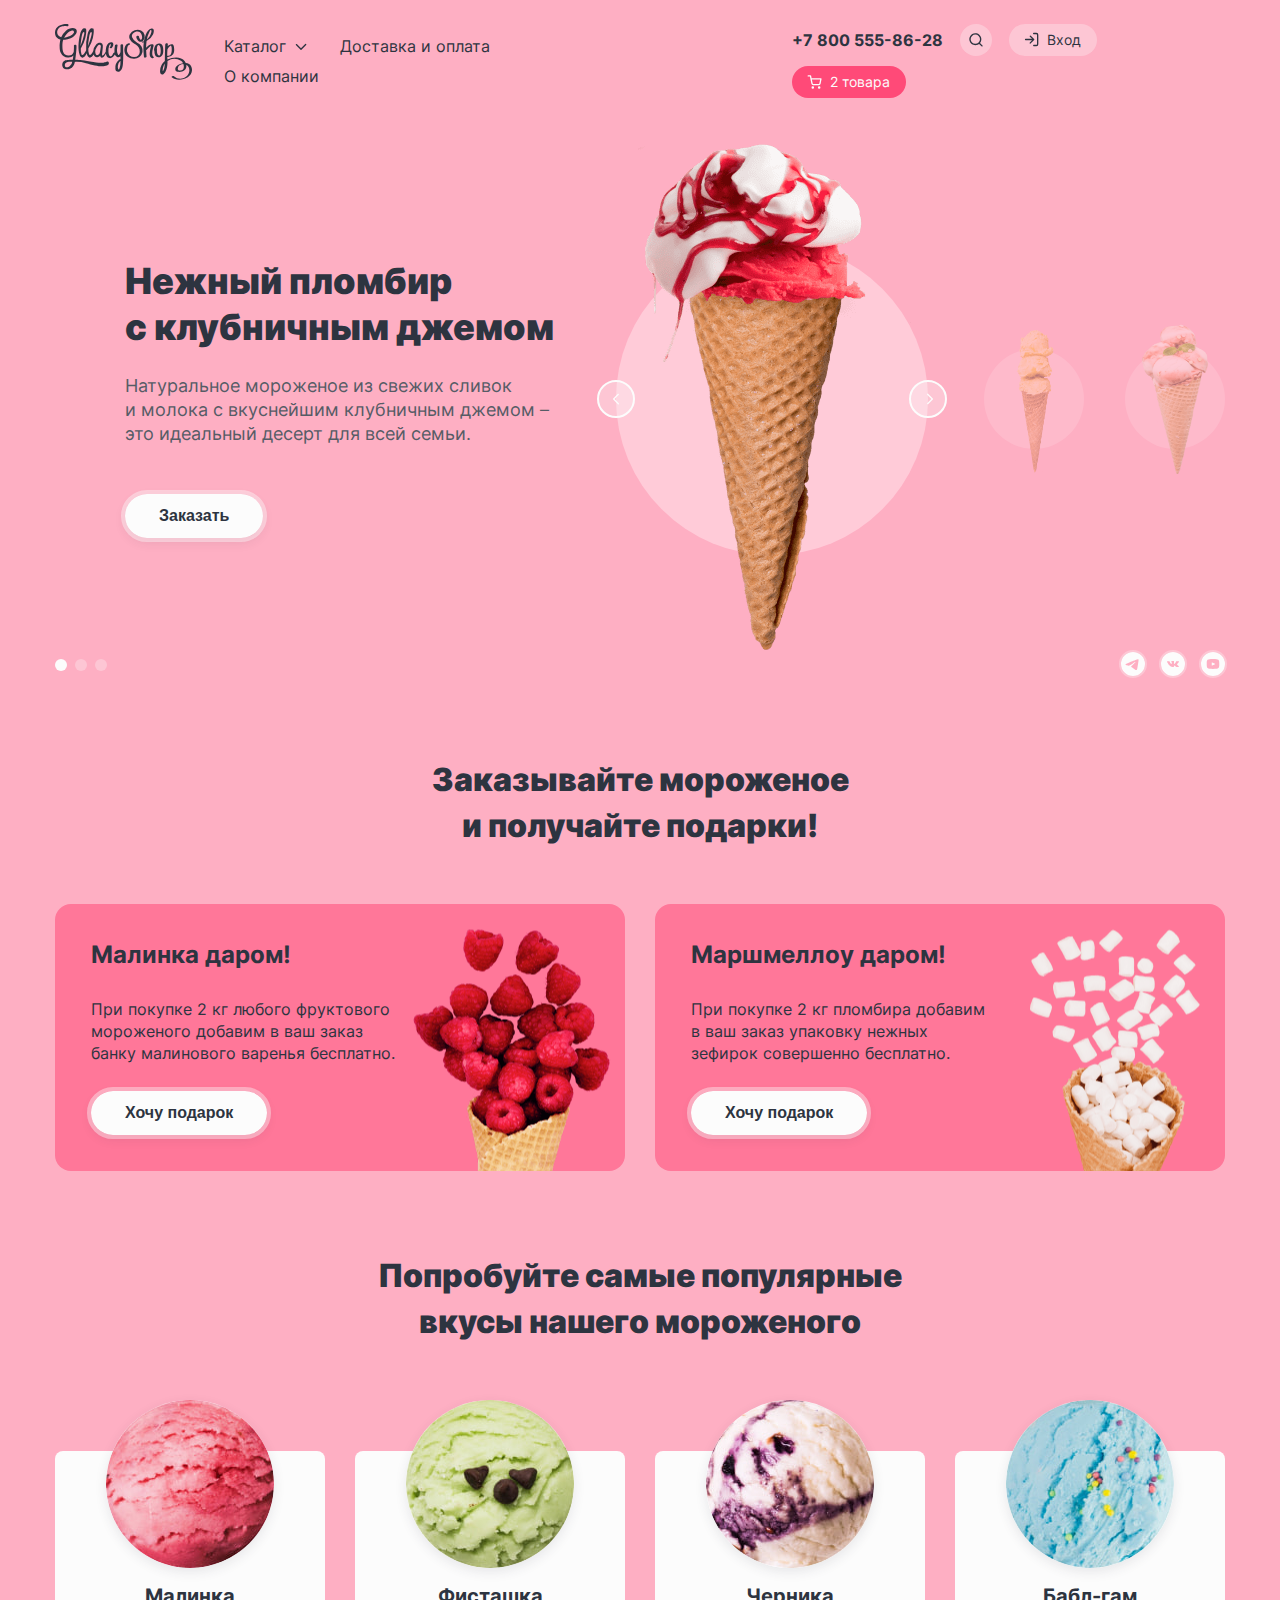
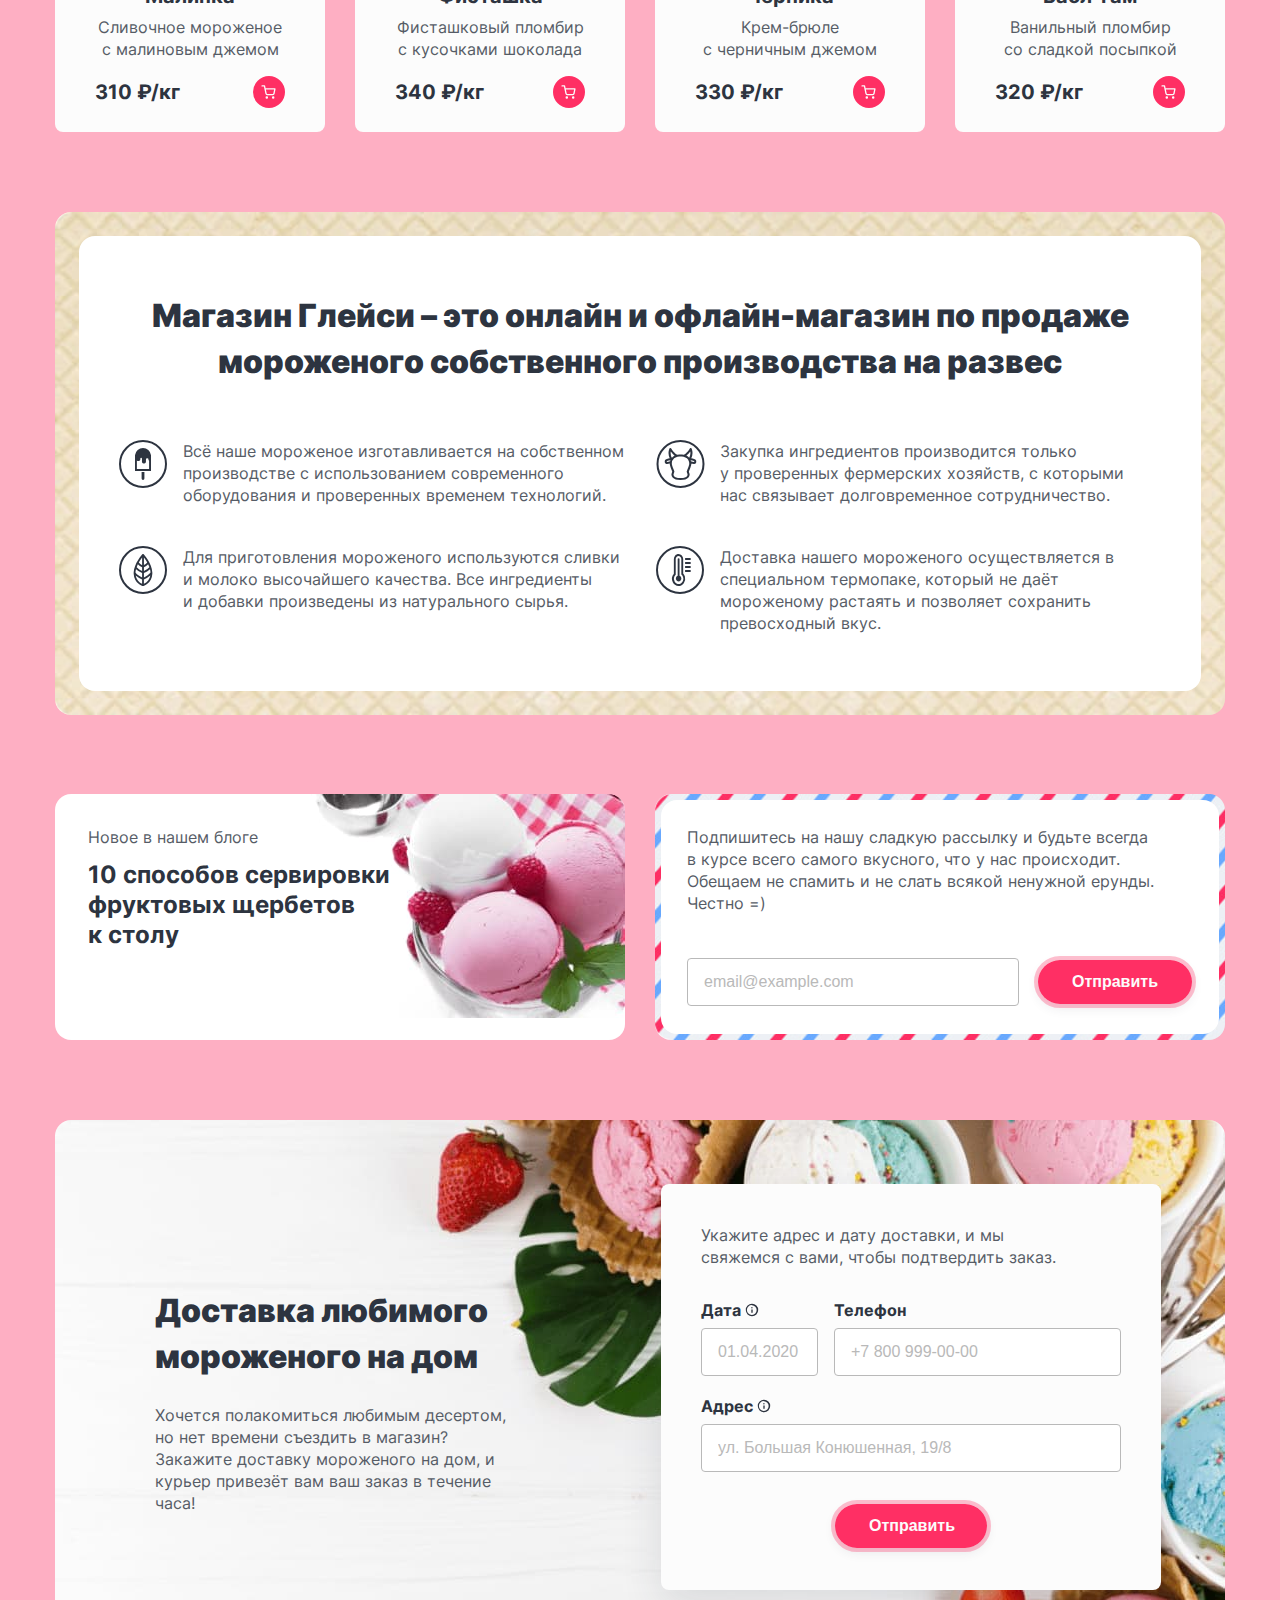
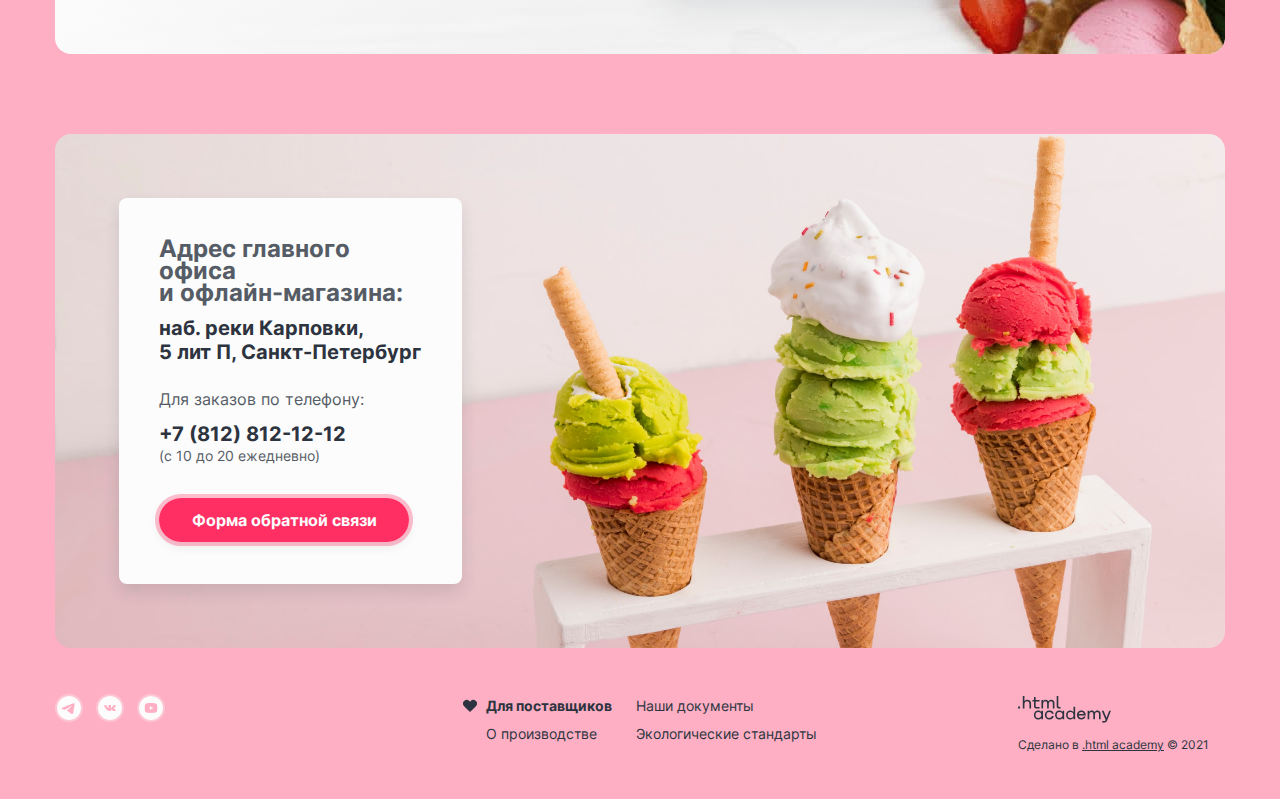
<file: index.html>
<!DOCTYPE html>
<html lang="ru">

  <head>
    <meta charset="utf-8">
    <title>HTML Academy: Глейси</title>
    <link rel="stylesheet" href="styles/styles.css">
    <link rel="icon" href="favicon.ico">
  </head>

  <body class="body__pink">
    <header class="header">
      <a class="header__logo__link" href="index.html">
        <img class="header__logo" src="images/header/logo__header.svg" width="137" height="56"
          alt="Логотип магазина Глейси.">
      </a>
      <nav class="header__navigation">
        <ul class="header__navigation__list header__navigation__list__leftside">
          <li class="header__navigation__item header__navigation__item__catalog">
            <a class="header__navigation__link  header__navigation__link__catalog" href="catalog.html">
              Каталог
            </a>
            <div class="popup popup__menu">
              <ul class="popup__menu__list">
                <li class="popup__menu__item popup__menu__item__new">
                  <a class="popup__menu__link popup__menu__link__new" href="#">
                    Новинки
                  </a>
                </li>
                <li class="popup__menu__item">
                  <a class="popup__menu__link" href="#">
                    Сливочное
                  </a>
                </li>
                <li class="popup__menu__item">
                  <a class="popup__menu__link" href="#">
                    Щербеты
                  </a>
                </li>
                <li class="popup__menu__item">
                  <a class="popup__menu__link" href="#">
                    Фруктовый лед
                  </a>
                </li>
                <li class="popup__menu__item">
                  <a class="popup__menu__link" href="#">
                    Мелорин
                  </a>
                </li>
              </ul>
            </div>
          </li>
          <li class="header__navigation__item">
            <a class="header__navigation__link " href="#">
              Доставка и оплата
            </a>
          </li>
          <li class="header__navigation__item">
            <a class="header__navigation__link " href="#">
              О компании
            </a>
          </li>
        </ul>
        <ul class="header__navigation__list header__navigation__list__rightside">
          <li class="header__navigation__item">
            <a class="phone__link" href="tel:+78005558628">
              +7 800 555-86-28
            </a>
          </li>
          <li class="header__navigation__item">
            <a class="header__navigation__link header__navigation__link__rightside search__link" href="#">
              <span class="visually-hidden">Поиск</span>
            </a>
            <div class="popup popup__search">
              <input class="main__form__input popup__search__input" type="search" id="search__popup__field"
                name="search" placeholder="Поиск по сайту" required>
            </div>
          </li>
          <li class="header__navigation__item">
            <a class="header__navigation__link header__navigation__link__rightside login__link" href="#">
              Вход
            </a>
            <div class="popup popup__login">
              <h2 class="popup__login__title">Личный кабинет</h2>
              <form class="popup__login__form" action="https://echo.htmlacademy.ru/" method="get">
                <input class="main__form__input popup__login__form__input popup__login__form__input__email"
                  placeholder="email@example.com" id="e-mail__popup__field" name="e-mail" type="email" required>
                <input class="main__form__input popup__login__form__input popup__login__form__input__password"
                  placeholder="Пароль" id="password__popup__field" name="password" type="password" required>
                <div class="popup__login__form__button__wrapper">
                  <button class="button button__pink popup__login__form__button" type="submit">
                    Войти
                  </button>
                  <div class="popup__login__form__link__wrapper">
                    <a class="popup__login__form__link" href="#">Забыли пароль?</a>
                    <a class="popup__login__form__link" href="#">Регистрация</a>
                  </div>
                </div>
              </form>
            </div>
          </li>
          <li class="header__navigation__item">
            <a class="header__navigation__link header__navigation__link__rightside basket__link header__navigation__link__current basket__link__current"
              href="#">
              <span class="visually-hidden">Корзина</span>
              2 товара
            </a>
            <div class="popup popup__basket">
              <h2 class="popup__basket__title">Корзина</h2>
              <ul class="popup__basket__list">
                <li class="popup__basket__item">
                  <img class="popup__basket__image" src="images/main__index/ice-raspberry__main.jpg" width="46"
                    height="46" alt="">
                  <div class="popup__basket__title__minor__wrapper">
                    <h3 class="popup__basket__title__minor">Малинка</h3>
                    <span class="popup__basket__price__weight">1 кг х 310 ₽</span>
                  </div>
                  <span class="popup__basket__price">310 ₽</span>
                  <button class="popup__basket__button__close">
                    <span class="visually-hidden"></span>
                  </button>
                </li>
                <li class="popup__basket__item">
                  <img class="popup__basket__image" src="images/main__index/ice-bubblegum__main.jpg" width="46"
                    height="46" alt="">
                  <div class="popup__basket__title__minor__wrapper">
                    <h3 class="popup__basket__title__minor">Бабл-гам</h3>
                    <span class="popup__basket__price__weight">1,5 кг х 320 ₽</span>
                  </div>
                  <span class="popup__basket__price">480 ₽</span>
                  <button class="popup__basket__button__close">
                    <span class="visually-hidden"></span>
                  </button>
                </li>
              </ul>
              <div class="popup__basket__price__final__wrapper">
                <button class="button button__pink popup__basket__button" type="submit">
                  Оформить заказ
                </button>
                <span class="popup__basket__price__final">Итого: 790 ₽</span>
              </div>
            </div>
            <div class="popup popup__basket__empty">
              <h2 class="popup__basket__empty__title">
                Ваша корзина пока пуста
              </h2>
            </div>
          </li>
        </ul>
      </nav>
    </header>

    <main class="main__index main__container">
      <h1 class="visually-hidden">Магазин Глейси</h1>

      <section class="main__slider">
        <h2 class="visually-hidden">Галерея товаров в виде слайдера</h2>
        <div class="main__slider__information__wrapper">
          <ul class="main__slider__information__list">
            <li class="main__slider__information__item">
              <h3 class="main__slider__title">
                Нежный пломбир <br>
                с клубничным джемом
              </h3>
              <p class="main__slider__text">
                Натуральное мороженое из свежих сливок <br>
                и молока с вкуснейшим клубничным джемом – это идеальный десерт для всей семьи.
              </p>
            </li>
            <li class="main__slider__information__item visually-hidden">
              <h3 class="main__slider__title">
                Сливочное мороженое <br> со вкусом банана
              </h3>
              <p class="main__slider__text">
                Сливочное мороженое с ярким банановым
                вкусом подарит вам свежесть и наслаждение
                даже в самый жаркий летний день.
              </p>
            </li>
            <li class="main__slider__information__item visually-hidden">
              <h3 class="main__slider__title">
                Карамельный пломбир <br>
                с маршмеллоу
              </h3>
              <p class="main__slider__text">
                Необычный сладкий десерт с карамельным
                топпингом и кусочками зефира завоюет
                сердца сладкоежек всех возрастов.
              </p>
            </li>
          </ul>
          <button class="button main__slider__button" type="button">
            Заказать
          </button>
        </div>
        <ul class="main__slider__pagination__list">
          <li class="main__slider__pagination__item">
            <button class="main__slider__pagination__button main__slider__pagination__button__current" type="button">
              <span class="visually-hidden">1 фото</span>
            </button>
          </li>
          <li class="main__slider__pagination__item">
            <button class="main__slider__pagination__button" type="button">
              <span class="visually-hidden">2 фото</span>
            </button>
          </li>
          <li class="main__slider__pagination__item">
            <button class="main__slider__pagination__button" type="button">
              <span class="visually-hidden">3 фото</span>
            </button>
          </li>
        </ul>
        <div class="main__slider__pictures__wrapper">
          <ul class="main__slideshow__list">
            <li class="main__slideshow__item main__slideshow__item__big">
              <img class="main__slideshow__image" src="images/main__index/icecream-big__main.png" width="306"
                height="507" alt="Кубничный пломбир в вафельном стаканчике, политый клубничным джемом.">
              <button class="main__slideshow__button main__slideshow__button__prev" type="button">
                <svg class="main__slideshow__icon__prev" aria-hidden="true" focusable="false"
                  xmlns="http://www.w3.org/2000/svg" width="7" height="12" fill="none">
                  <path class="main__slideshow__path__prev" fill="#FCFCFC" fill-rule="evenodd"
                    d="M5.86 11.14a.66.66 0 0 0 .95-.95L2.6 6l4.2-4.2a.67.67 0 0 0-.95-.94L1.2 5.52a.66.66 0 0 0 0 .94l4.66 4.68Z"
                    clip-rule="evenodd" />
                </svg>
                <span class="visually-hidden">Предыдущее фото</span>
              </button>
              <button class="main__slideshow__button main__slideshow__button__next" type="button">
                <svg class="main__slideshow__icon__next" aria-hidden="true" focusable="false"
                  xmlns="http://www.w3.org/2000/svg" width="7" height="12" fill="none">
                  <path class="main__slideshow__path__next" fill="#FCFCFC" fill-rule="evenodd"
                    d="M1.14.86a.66.66 0 1 0-.95.95L4.4 6 .2 10.2a.67.67 0 0 0 .95.94L5.8 6.48a.66.66 0 0 0 0-.94L1.15.86Z"
                    clip-rule="evenodd" />
                </svg>
                <span class="visually-hidden">Следующее фото</span>
              </button>
            </li>
            <li class="main__slideshow__item main__slideshow__item__small">
              <img class="main__slideshow__image main__slideshow__image__yellow__small"
                src="images/main__index/icecream-yellow-small__main.png" width="66" height="150"
                alt="Сливочное мороженное со вкусом банана в вафельном стаканчике.">
            </li>
            <li class="main__slideshow__item main__slideshow__item__small">
              <img class="main__slideshow__image" src="images/main__index/icecream-pink-small__main.png" width="66"
                height="150" alt="Карамельный пломбир в вафельном стаканчике, посыпанный маршмеллоу.">
            </li>
          </ul>
          <ul class="main__social__list">
            <li class="main__social__item">
              <a class="main__social__link" href="https://t.me/htmlacademy">
                <svg class="main__social__icon" aria-hidden="true" focusable="false" xmlns="http://www.w3.org/2000/svg"
                  width="28" height="28" fill="none">
                  <path fill="#FCFCFC" fill-rule="evenodd"
                    d="M26 14a12 12 0 1 1-24 0 12 12 0 0 1 24 0Zm-11.57-3.14c-1.17.48-3.5 1.49-7 3.01-.57.23-.86.45-.9.67-.04.36.42.5 1.04.7l.27.08c.6.2 1.43.44 1.86.45.39 0 .82-.16 1.3-.48 3.27-2.21 4.96-3.33 5.06-3.35.08-.02.18-.04.25.02.07.07.07.18.06.22-.05.19-1.84 1.86-2.77 2.72a28.24 28.24 0 0 0-.82.79c-.57.54-1 .96.02 1.63.5.32.89.59 1.28.85a88.77 88.77 0 0 0 1.8 1.23c.5.35.95.67 1.5.62.32-.03.66-.33.82-1.23.4-2.13 1.18-6.73 1.36-8.63.01-.16 0-.31-.02-.47a.5.5 0 0 0-.17-.33.78.78 0 0 0-.46-.14c-.46.01-1.15.25-4.48 1.64Z"
                    clip-rule="evenodd" />
                  <rect class="main__social__icon__stroke" width="26" height="26" x="1" y="1" stroke="#FCFCFC"
                    stroke-opacity=".3" stroke-width="2" rx="13" />
                </svg>
                <span class="visually-hidden">
                  Телеграмм
                </span>
              </a>
            </li>
            <li class="main__social__item">
              <a class="main__social__link" href="https://vk.com/htmlacademy">
                <svg class="main__social__icon" aria-hidden="true" focusable="false" xmlns="http://www.w3.org/2000/svg"
                  width="28" height="28" fill="none">
                  <path fill="#FCFCFC" fill-rule="evenodd"
                    d="M26 14a12 12 0 1 1-24 0 12 12 0 0 1 24 0Zm-11.41 2.97h-.72s-1.58.09-2.98-1.18c-1.52-1.39-2.86-4.14-2.86-4.14s-.07-.18 0-.27c.1-.1.36-.1.36-.1l1.72-.01s.16.02.27.1c.1.05.15.17.15.17s.28.61.65 1.17c.71 1.08 1.05 1.32 1.29 1.2.35-.16.25-1.53.25-1.53s0-.5-.18-.71c-.14-.17-.41-.22-.53-.24-.1-.01.06-.2.26-.3.31-.13.86-.13 1.5-.13.5 0 .65.03.84.07.46.1.44.41.41 1.08l-.02.7v.18c-.01.34-.02.73.23.88.13.07.45 0 1.26-1.19.38-.56.66-1.23.66-1.23s.07-.12.16-.17c.1-.05.24-.04.24-.04h1.8s.54-.06.63.15c.1.23-.2.75-.94 1.61-.7.82-1.03 1.12-1 1.38.01.2.23.38.66.72.89.73 1.13 1.1 1.18 1.2l.01.01c.4.58-.44.62-.44.62l-1.6.02s-.34.06-.8-.2a3.94 3.94 0 0 1-.69-.6c-.33-.34-.65-.66-.91-.58-.45.12-.44.96-.44.96s0 .18-.1.28c-.1.1-.32.12-.32.12Z"
                    clip-rule="evenodd" />
                  <rect class="main__social__icon__stroke" width="26" height="26" x="1" y="1" stroke="#FCFCFC"
                    stroke-opacity=".3" stroke-width="2" rx="13" />
                </svg>
                <span class="visually-hidden">
                  Вконтакте
                </span>
              </a>
            </li>
            <li class="main__social__item">
              <a class="main__social__link" href="https://www.youtube.com/user/htmlacademyru">
                <svg class="main__social__icon" aria-hidden="true" focusable="false" xmlns="http://www.w3.org/2000/svg"
                  width="28" height="28" fill="none">
                  <path fill="#FCFCFC"
                    d="m16 13.8-2.8-1.32c-.25-.11-.45.01-.45.29v2.46c0 .28.2.4.45.29L16 14.2c.25-.12.25-.3 0-.42ZM14 2a12 12 0 1 0 0 24 12 12 0 0 0 0-24Zm0 16.88c-6.14 0-6.25-.56-6.25-4.88s.1-4.88 6.25-4.88c6.14 0 6.25.56 6.25 4.88s-.1 4.88-6.25 4.88Z" />
                  <rect class="main__social__icon__stroke" width="26" height="26" x="1" y="1" stroke="#FCFCFC"
                    stroke-opacity=".3" stroke-width="2" rx="13" />
                </svg>
                <span class="visually-hidden">
                  YouTube
                </span>
              </a>
            </li>
          </ul>
        </div>
      </section>

      <section class="main__banners">
        <h2 class="visually-hidden">Баннеры с актуальными предложениями и акциями</h2>
        <h3 class="main__banners__slogan">
          Заказывайте мороженое <br> и получайте подарки!
        </h3>
        <ul class="main__banners__list">
          <li class="main__banners__item main__banners__item__raspberry">
            <h3 class="main__banners__title">
              Малинка даром!
            </h3>
            <p class="main__banners__text">
              При покупке 2 кг любого фруктового
              мороженого добавим в ваш заказ банку
              малинового варенья бесплатно.
            </p>
            <button class="button" type="button">
              Хочу подарок
            </button>
          </li>
          <li class="main__banners__item main__banners__item__marchmallow">
            <h3 class="main__banners__title">
              Маршмеллоу даром!
            </h3>
            <p class="main__banners__text">
              При покупке 2 кг пломбира добавим <br>
              в ваш заказ упаковку нежных <br>
              зефирок совершенно бесплатно.
            </p>
            <button class="button" type="button">
              Хочу подарок
            </button>
          </li>
        </ul>
      </section>

      <section class="main__categories">
        <h2 class="visually-hidden">Виды мороженного в магазине Глейси</h2>
        <p class="main__categories__slogan">
          Попробуйте самые популярные <br> вкусы нашего мороженого
        </p>
        <ul class="main__categories__list">
          <li class="main__categories__item">
            <img class="main__categories__image" src="images/main__index/ice-raspberry__main.jpg" width="168"
              height="168" alt="Образец малинового мороженного в виде круга.">
            <h3 class="main__categories__title">Малинка</h3>
            <p class="main__categories__text">
              Сливочное мороженое с малиновым джемом
            </p>
            <div class="main__categories__price__wrapper">
              <span class="main__categories__price">310 ₽/кг</span>
              <button class="main__categories__button" type="button">
                <svg class="main__categories__button__icon" aria-hidden="true" focusable="false"
                  xmlns="http://www.w3.org/2000/svg" width="15" height="14" fill="none">
                  <path class="main__categories__button__path" fill="#FCFCFC" fill-rule="evenodd"
                    d="M1.17.25a.67.67 0 1 0 0 1.33h1.77l.47 2.34v.05l.97 4.84a1.83 1.83 0 0 0 1.82 1.46h5.62a1.83 1.83 0 0 0 1.82-1.46V8.8l.93-4.86a.67.67 0 0 0-.66-.8h-9.3L4.14.8a.67.67 0 0 0-.66-.54H1.17Zm4.52 8.3-.81-4.07h8.23l-.78 4.07a.5.5 0 0 1-.49.4H6.18a.5.5 0 0 1-.49-.4ZM4.56 12.5a1.25 1.25 0 1 1 2.49 0 1.25 1.25 0 0 1-2.5 0Zm6.37 0a1.25 1.25 0 1 1 2.5 0 1.25 1.25 0 0 1-2.5 0Z"
                    clip-rule="evenodd" />
                </svg>
                <span class="visually-hidden">Добавить в корзину</span>
              </button>
            </div>
          </li>
          <li class="main__categories__item">
            <img class="main__categories__image" src="images/main__index/ice-pistachio__main.jpg" width="168"
              height="168" alt="Образец фисташкового мороженного в виде круга.">
            <h3 class="main__categories__title">Фисташка</h3>
            <p class="main__categories__text">
              Фисташковый пломбир с кусочками шоколада
            </p>
            <div class="main__categories__price__wrapper">
              <span class="main__categories__price">340 ₽/кг</span>
              <button class="main__categories__button" type="button">
                <svg class="main__categories__button__icon" aria-hidden="true" focusable="false"
                  xmlns="http://www.w3.org/2000/svg" width="15" height="14" fill="none">
                  <path class="main__categories__button__path" fill="#FCFCFC" fill-rule="evenodd"
                    d="M1.17.25a.67.67 0 1 0 0 1.33h1.77l.47 2.34v.05l.97 4.84a1.83 1.83 0 0 0 1.82 1.46h5.62a1.83 1.83 0 0 0 1.82-1.46V8.8l.93-4.86a.67.67 0 0 0-.66-.8h-9.3L4.14.8a.67.67 0 0 0-.66-.54H1.17Zm4.52 8.3-.81-4.07h8.23l-.78 4.07a.5.5 0 0 1-.49.4H6.18a.5.5 0 0 1-.49-.4ZM4.56 12.5a1.25 1.25 0 1 1 2.49 0 1.25 1.25 0 0 1-2.5 0Zm6.37 0a1.25 1.25 0 1 1 2.5 0 1.25 1.25 0 0 1-2.5 0Z"
                    clip-rule="evenodd" />
                </svg>
                <span class="visually-hidden">Добавить в корзину</span>
              </button>
            </div>
          </li>
          <li class="main__categories__item">
            <img class="main__categories__image" src="images/main__index/ice-blueberry__main.jpg" width="168"
              height="168" alt="Образец мороженного крем-брюле с черничным джемом в виде круга.">
            <h3 class="main__categories__title">Черника</h3>
            <p class="main__categories__text">
              Крем-брюле <br> с черничным джемом
            </p>
            <div class="main__categories__price__wrapper">
              <span class="main__categories__price">330 ₽/кг</span>
              <button class="main__categories__button" type="button">
                <svg class="main__categories__button__icon" aria-hidden="true" focusable="false"
                  xmlns="http://www.w3.org/2000/svg" width="15" height="14" fill="none">
                  <path class="main__categories__button__path" fill="#FCFCFC" fill-rule="evenodd"
                    d="M1.17.25a.67.67 0 1 0 0 1.33h1.77l.47 2.34v.05l.97 4.84a1.83 1.83 0 0 0 1.82 1.46h5.62a1.83 1.83 0 0 0 1.82-1.46V8.8l.93-4.86a.67.67 0 0 0-.66-.8h-9.3L4.14.8a.67.67 0 0 0-.66-.54H1.17Zm4.52 8.3-.81-4.07h8.23l-.78 4.07a.5.5 0 0 1-.49.4H6.18a.5.5 0 0 1-.49-.4ZM4.56 12.5a1.25 1.25 0 1 1 2.49 0 1.25 1.25 0 0 1-2.5 0Zm6.37 0a1.25 1.25 0 1 1 2.5 0 1.25 1.25 0 0 1-2.5 0Z"
                    clip-rule="evenodd" />
                </svg>
                <span class="visually-hidden">Добавить в корзину</span>
              </button>
            </div>
          </li>
          <li class="main__categories__item">
            <img class="main__categories__image" src="images/main__index/ice-bubblegum__main.jpg" width="168"
              height="168" alt="Образец мороженного бабл-гам в виде круга.">
            <h3 class="main__categories__title">Бабл-гам</h3>
            <p class="main__categories__text">
              Ванильный пломбир <br> со сладкой посыпкой
            </p>
            <div class="main__categories__price__wrapper">
              <span class="main__categories__price">320 ₽/кг</span>
              <button class="main__categories__button" type="button">
                <svg class="main__categories__button__icon" aria-hidden="true" focusable="false"
                  xmlns="http://www.w3.org/2000/svg" width="15" height="14" fill="none">
                  <path class="main__categories__button__path" fill="#FCFCFC" fill-rule="evenodd"
                    d="M1.17.25a.67.67 0 1 0 0 1.33h1.77l.47 2.34v.05l.97 4.84a1.83 1.83 0 0 0 1.82 1.46h5.62a1.83 1.83 0 0 0 1.82-1.46V8.8l.93-4.86a.67.67 0 0 0-.66-.8h-9.3L4.14.8a.67.67 0 0 0-.66-.54H1.17Zm4.52 8.3-.81-4.07h8.23l-.78 4.07a.5.5 0 0 1-.49.4H6.18a.5.5 0 0 1-.49-.4ZM4.56 12.5a1.25 1.25 0 1 1 2.49 0 1.25 1.25 0 0 1-2.5 0Zm6.37 0a1.25 1.25 0 1 1 2.5 0 1.25 1.25 0 0 1-2.5 0Z"
                    clip-rule="evenodd" />
                </svg>
                <span class="visually-hidden">Добавить в корзину</span>
              </button>
            </div>
          </li>
        </ul>
      </section>

      <section class="main__profile">
        <h2 class="visually-hidden">Основная информация о магазине Глейси</h2>
        <div class="main__profile__wrapper">
          <p class="main__profile__text__main">
            Магазин Глейси – это онлайн и офлайн-магазин по продаже
            мороженого собственного производства на развес
          </p>
          <ul class="main__profile__list">
            <li class="main__profile__item main__profile__item__icecream">
              <p class="main__profile__text__minor">
                Всё наше мороженое изготавливается на собственном
                производстве с использованием современного
                оборудования и проверенных временем технологий.
              </p>
            </li>
            <li class="main__profile__item main__profile__item__moo">
              <p class="main__profile__text__minor">
                Закупка ингредиентов производится только <br>
                у проверенных фермерских хозяйств, с которыми <br>
                нас связывает долговременное сотрудничество.
              </p>
            </li>
            <li class="main__profile__item main__profile__item__leaf">
              <p class="main__profile__text__minor">
                Для приготовления мороженого используются сливки
                и молоко высочайшего качества. Все ингредиенты <br>
                и добавки произведены из натурального сырья.
              </p>
            </li>
            <li class="main__profile__item main__profile__item__temp">
              <p class="main__profile__text__minor">
                Доставка нашего мороженого осуществляется в
                специальном термопаке, который не даёт мороженому
                растаять и позволяет сохранить превосходный вкус.
              </p>
            </li>
          </ul>
        </div>
      </section>

      <div class="main__blog__subscription__wrapper">
        <section class="main__blog">
          <h2 class="main__blog__new">Новое в нашем блоге</h2>
          <a class="main__blog__link" href="#">
            10 способов сервировки
            фруктовых щербетов <br>
            к столу
          </a>
        </section>

        <section class="main__subscription">
          <h2 class="visually-hidden">Форма подписки на рассылку от магазина Глейси</h2>
          <div class="main__subscription__wrapper">
            <p class="main__subscription__text">
              Подпишитесь на нашу сладкую рассылку и будьте всегда <br>
              в курсе всего самого вкусного, что у нас происходит. Обещаем
              не спамить и не слать всякой ненужной ерунды. Честно =)
            </p>
            <form class="main__subscription__form" action="https://echo.htmlacademy.ru/" method="get">
              <input class="main__form__input main__subscription__form__input" id="e-mail__subscription__field"
                name="e-mail" placeholder="email@example.com" type="email" required>
              <button class="button button__pink main__subscription__form__button" type="submit">
                Отправить
              </button>
            </form>
          </div>
        </section>
      </div>

      <section class="main__delivery">
        <h2 class="visually-hidden">Заказ доставки из магазина Глейси</h2>
        <div class="main__delivery__text__wrapper">
          <h3 class="main__delivery__title">
            Доставка любимого <br> мороженого на дом
          </h3>
          <p class="main__delivery__text">
            Хочется полакомиться любимым десертом, <br>
            но нет времени съездить в магазин? Закажите
            доставку мороженого на дом, и курьер
            привезёт вам ваш заказ в течение часа!
          </p>
        </div>
        <div class="main__delivery__form__wrapper">
          <p class="main__delivery__form__text">
            Укажите адрес и дату доставки, и мы свяжемся
            с вами, чтобы подтвердить заказ.
          </p>
          <form class="main__delivery__form" action="https://echo.htmlacademy.ru/" method="get">
            <div class="field__group main__delivery__form__date">
              <span class="main__delivery__form__label">
                <label class="main__delivery__form__label" for="date__delivery__field">Дата</label>
                <span class="main__tooltip">
                  <button class="main__tooltip__button" aria-labelledby="tooltip__label__address" type="button">
                    <svg class="main__tooltip__icon" aria-hidden="true" focusable="false"
                      xmlns="http://www.w3.org/2000/svg" width="14" height="14" fill="none">
                      <path fill="#2D3440" fill-rule="evenodd"
                        d="M7 2.13a4.88 4.88 0 1 0 0 9.75 4.88 4.88 0 0 0 0-9.75ZM.8 7a6.2 6.2 0 1 1 12.4 0A6.2 6.2 0 0 1 .8 7ZM7 6.33c.37 0 .67.3.67.67v2.22a.67.67 0 0 1-1.34 0V7c0-.37.3-.67.67-.67Zm0-2.21a.67.67 0 1 0 0 1.33.67.67 0 0 0 0-1.33Z"
                        clip-rule="evenodd" />
                    </svg>
                  </button>
                  <span class="main__tooltip__text main__tooltip__text__date" role="tooltip" id="tooltip__label__date">
                    Введите удобную дату доставки
                  </span>
                </span>
              </span>
              <input class="main__form__input main__delivery__form__input input__date" id="date__delivery__field"
                type="text" name="date" placeholder="01.04.2020" required>
            </div>
            <div class="field__group main__delivery__form__phone">
              <label class="main__delivery__form__label" for="phone__delivery__field">Телефон</label>
              <input class="main__form__input main__delivery__form__input input__phone" id="phone__delivery__field"
                type="tel" name="phone" placeholder="+7 800 999-00-00" required>
            </div>
            <div class="field__group main__delivery__form__address">
              <span class="main__delivery__form__label">
                <label class="main__delivery__form__label" for="address__delivery__field">Адрес</label>
                <span class="main__tooltip">
                  <button class="main__tooltip__button" aria-labelledby="tooltip__label__address" type="button">
                    <svg class="main__tooltip__icon" aria-hidden="true" focusable="false"
                      xmlns="http://www.w3.org/2000/svg" width="14" height="14" fill="none">
                      <path fill="#2D3440" fill-rule="evenodd"
                        d="M7 2.13a4.88 4.88 0 1 0 0 9.75 4.88 4.88 0 0 0 0-9.75ZM.8 7a6.2 6.2 0 1 1 12.4 0A6.2 6.2 0 0 1 .8 7ZM7 6.33c.37 0 .67.3.67.67v2.22a.67.67 0 0 1-1.34 0V7c0-.37.3-.67.67-.67Zm0-2.21a.67.67 0 1 0 0 1.33.67.67 0 0 0 0-1.33Z"
                        clip-rule="evenodd" />
                    </svg>
                  </button>
                  <span class="main__tooltip__text" role="tooltip" id="tooltip__label__address">
                    Введите название <br> улицы, дома и квартиры
                  </span>
                </span>
              </span>
              <input class="main__form__input main__delivery__form__input input__address" id="address__delivery__field"
                type="text" name="address" placeholder="ул. Большая Конюшенная, 19/8" required>
            </div>
            <button class="button button__pink main__delivery__form__button" type="submit">
              Отправить
            </button>
          </form>
        </div>
      </section>

      <section class="main__address">
        <div class="main__address__wrapper">
          <h2 class="main__address__text__minor">
            Адрес главного офиса <br> и офлайн-магазина:
          </h2>
          <address class="main__address__text">
            наб. реки Карповки, <br>
            5 лит П, Санкт-Петербург
          </address>
          <p class="main__address__text__minor">
            Для заказов по телефону:
          </p>
          <a class="main__address__phone__link" href="tel:+78128121212">
            +7 (812) 812-12-12
          </a>
          <p class="main__address__text__minor__extra">
            (с 10 до 20 ежедневно)
          </p>
          <a class="main__address__link button button__pink" href="#">
            Форма обратной связи
          </a>
        </div>
      </section>
    </main>

    <footer class="footer">
      <section class="footer__social">
        <h2 class="visually-hidden">Социальные сети</h2>
        <ul class="footer__social__list">
          <li class="footer__social__item">
            <a class="footer__social__link" href="https://t.me/htmlacademy">
              <svg class="footer__social__icon" aria-hidden="true" focusable="false" xmlns="http://www.w3.org/2000/svg"
                width="28" height="28" fill="none">
                <path fill="#FCFCFC" fill-rule="evenodd"
                  d="M26 14a12 12 0 1 1-24 0 12 12 0 0 1 24 0Zm-11.57-3.14c-1.17.48-3.5 1.49-7 3.01-.57.23-.86.45-.9.67-.04.36.42.5 1.04.7l.27.08c.6.2 1.43.44 1.86.45.39 0 .82-.16 1.3-.48 3.27-2.21 4.96-3.33 5.06-3.35.08-.02.18-.04.25.02.07.07.07.18.06.22-.05.19-1.84 1.86-2.77 2.72a28.24 28.24 0 0 0-.82.79c-.57.54-1 .96.02 1.63.5.32.89.59 1.28.85a88.77 88.77 0 0 0 1.8 1.23c.5.35.95.67 1.5.62.32-.03.66-.33.82-1.23.4-2.13 1.18-6.73 1.36-8.63.01-.16 0-.31-.02-.47a.5.5 0 0 0-.17-.33.78.78 0 0 0-.46-.14c-.46.01-1.15.25-4.48 1.64Z"
                  clip-rule="evenodd" />
                <rect class="footer__social__icon__stroke" width="26" height="26" x="1" y="1" stroke="#FCFCFC"
                  stroke-opacity=".3" stroke-width="2" rx="13" />
              </svg>
              <span class="visually-hidden">
                Телеграмм
              </span>
            </a>
          </li>
          <li class="footer__social__item">
            <a class="footer__social__link" href="https://vk.com/htmlacademy">
              <svg class="footer__social__icon" aria-hidden="true" focusable="false" xmlns="http://www.w3.org/2000/svg"
                width="28" height="28" fill="none">
                <path fill="#FCFCFC" fill-rule="evenodd"
                  d="M26 14a12 12 0 1 1-24 0 12 12 0 0 1 24 0Zm-11.41 2.97h-.72s-1.58.09-2.98-1.18c-1.52-1.39-2.86-4.14-2.86-4.14s-.07-.18 0-.27c.1-.1.36-.1.36-.1l1.72-.01s.16.02.27.1c.1.05.15.17.15.17s.28.61.65 1.17c.71 1.08 1.05 1.32 1.29 1.2.35-.16.25-1.53.25-1.53s0-.5-.18-.71c-.14-.17-.41-.22-.53-.24-.1-.01.06-.2.26-.3.31-.13.86-.13 1.5-.13.5 0 .65.03.84.07.46.1.44.41.41 1.08l-.02.7v.18c-.01.34-.02.73.23.88.13.07.45 0 1.26-1.19.38-.56.66-1.23.66-1.23s.07-.12.16-.17c.1-.05.24-.04.24-.04h1.8s.54-.06.63.15c.1.23-.2.75-.94 1.61-.7.82-1.03 1.12-1 1.38.01.2.23.38.66.72.89.73 1.13 1.1 1.18 1.2l.01.01c.4.58-.44.62-.44.62l-1.6.02s-.34.06-.8-.2a3.94 3.94 0 0 1-.69-.6c-.33-.34-.65-.66-.91-.58-.45.12-.44.96-.44.96s0 .18-.1.28c-.1.1-.32.12-.32.12Z"
                  clip-rule="evenodd" />
                <rect class="footer__social__icon__stroke" width="26" height="26" x="1" y="1" stroke="#FCFCFC"
                  stroke-opacity=".3" stroke-width="2" rx="13" />
              </svg>
              <span class="visually-hidden">
                Вконтакте
              </span>
            </a>
          </li>
          <li class="footer__social__item">
            <a class="footer__social__link" href="https://www.youtube.com/user/htmlacademyru">
              <svg class="footer__social__icon" aria-hidden="true" focusable="false" xmlns="http://www.w3.org/2000/svg"
                width="28" height="28" fill="none">
                <path fill="#FCFCFC"
                  d="m16 13.8-2.8-1.32c-.25-.11-.45.01-.45.29v2.46c0 .28.2.4.45.29L16 14.2c.25-.12.25-.3 0-.42ZM14 2a12 12 0 1 0 0 24 12 12 0 0 0 0-24Zm0 16.88c-6.14 0-6.25-.56-6.25-4.88s.1-4.88 6.25-4.88c6.14 0 6.25.56 6.25 4.88s-.1 4.88-6.25 4.88Z" />
                <rect class="footer__social__icon__stroke" width="26" height="26" x="1" y="1" stroke="#FCFCFC"
                  stroke-opacity=".3" stroke-width="2" rx="13" />
              </svg>
              <span class="visually-hidden">
                YouTube
              </span>
            </a>
          </li>
        </ul>
      </section>

      <section class="footer__extra-information">
        <h2 class="visually-hidden">Дополнительная информация о магащине Глейси</h2>
        <ul class="footer__extra-information__list">
          <li class="footer__extra-information__item">
            <a class="footer__extra-information__link footer__extra-information__link__current" href="#">
              Для поставщиков
            </a>
          </li>
          <li class="footer__extra-information__item">
            <a class="footer__extra-information__link" href="#">
              Наши документы
            </a>
          </li>
          <li class="footer__extra-information__item">
            <a class="footer__extra-information__link" href="#">
              О производстве
            </a>
          </li>
          <li class="footer__extra-information__item">
            <a class="footer__extra-information__link" href="#">
              Экологические стандарты
            </a>
          </li>
        </ul>
      </section>

      <section class="footer__copyright">
        <h2 class="visually-hidden">Разработчик сайта</h2>
        <a class="footer__copyright__link" href="https://htmlacademy.ru/">
          <img class="footer__copyright__logo" src="/images/footer/logo-htmlacademy__main.svg" width="93" height="27"
            alt="Логотип компании HtmlAcademy.">
        </a>
        <p class="footer__copyright__text">
          Сделано в <a class="footer__copyright__link__small" href="https://htmlacademy.ru/">.html academy</a> © 2021
        </p>
      </section>
    </footer>
  </body>

  <div class="modal__container">
    <div class="modal__request">
      <button class="modal__button__close">
        <span class="visually-hidden">Закрыть</span>
      </button>
      <section class="modal__content">
        <h2 class="modal__title">Мы обязательно ответим вам!</h2>
        <form class="modal__content__form" action="https://echo.htmlacademy.ru/" method="get">
          <input class="main__form__input modal__content__form__input" placeholder="Имя и фамилия" name="name"
            id="name__modal__field" type="text" required>
          <input class="main__form__input modal__content__form__input" placeholder="email@example.com" name="e-mail"
            id="e-mail__modal__field" type="email" required>
          <textarea class="main__form__input modal__content__form__input modal__content__form__input__text" rows="6"
            id="text__modal__field" name="text" placeholder="В свободной форме">
          </textarea>
          <button class="button button__pink modal__content__form__button" type="submit">
            Отправить
          </button>
        </form>
      </section>
    </div>
  </div>

</html>
</file>
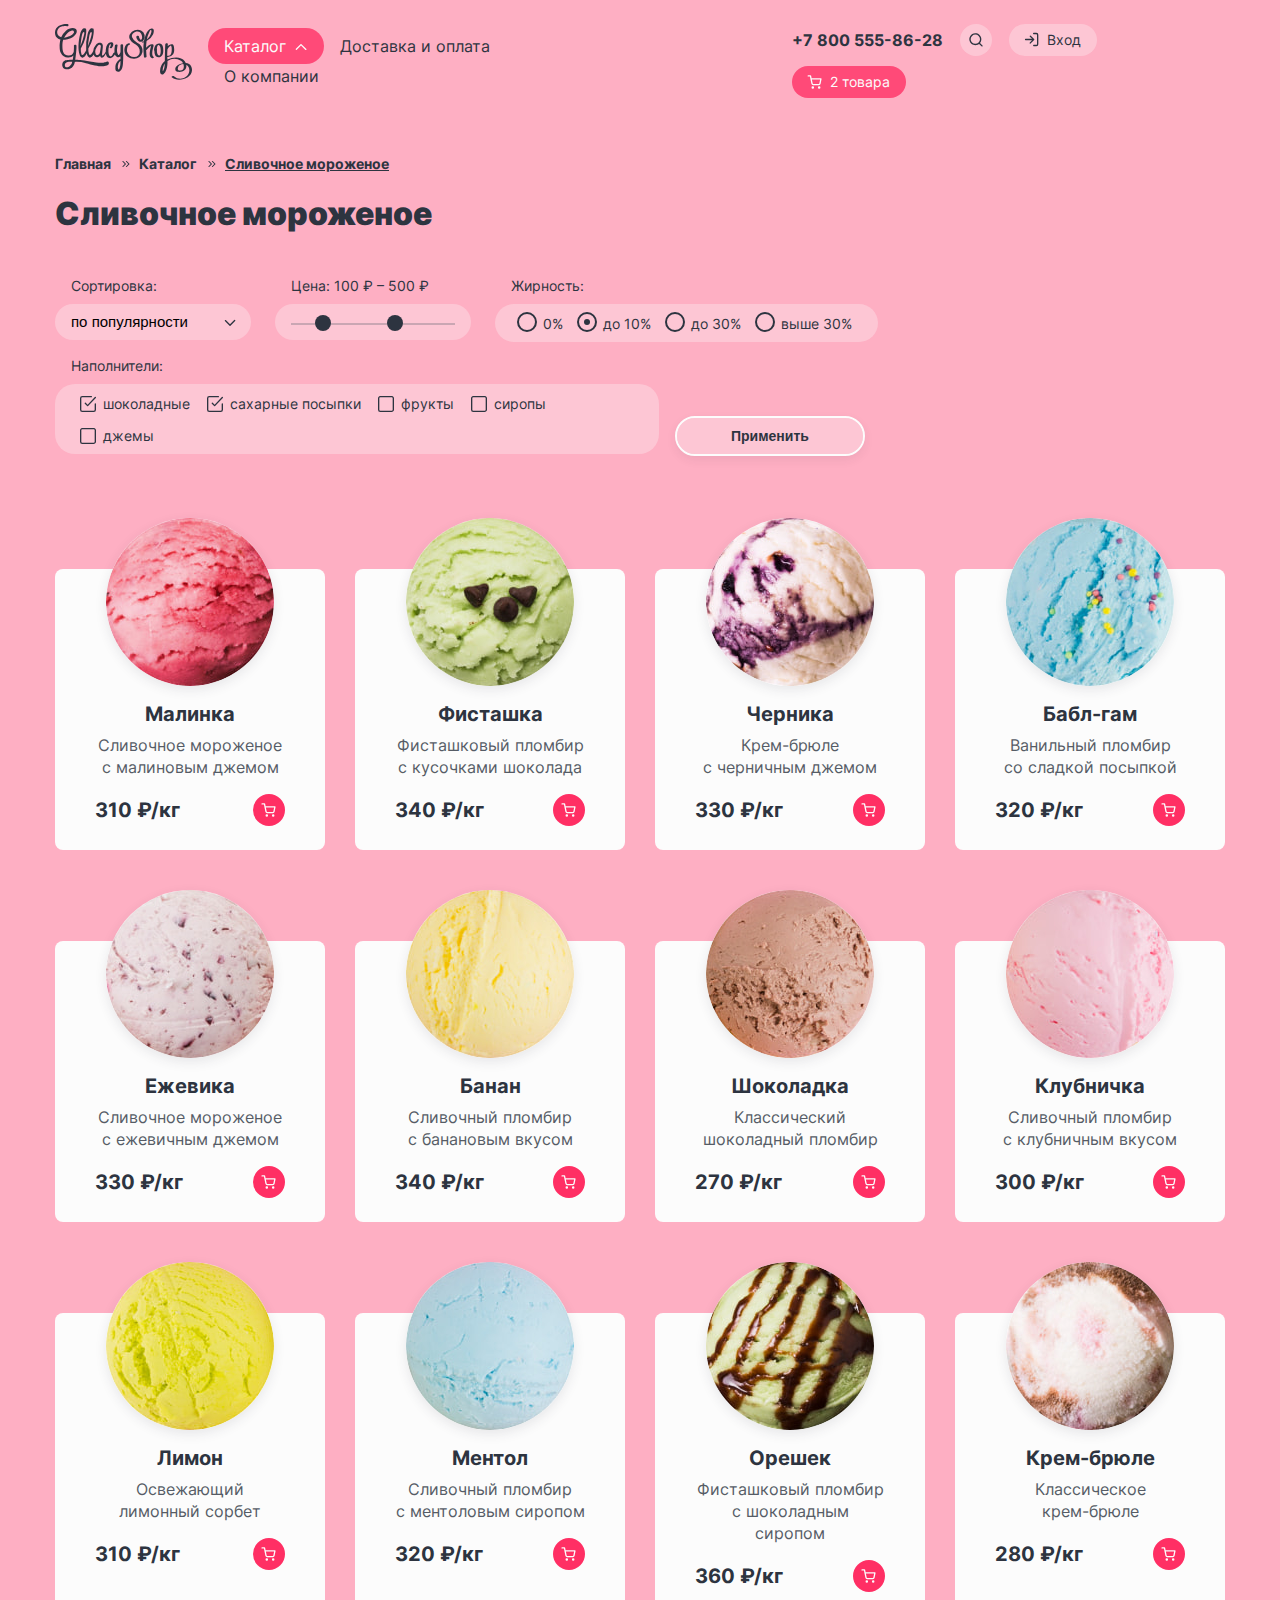
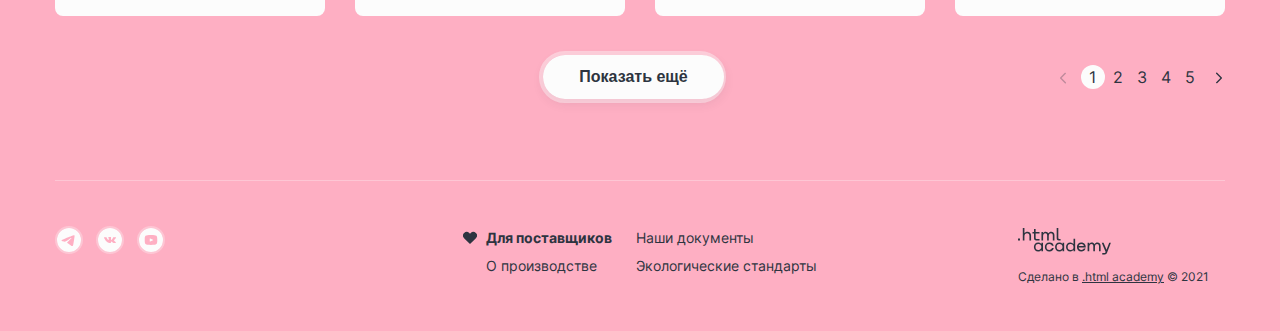
<file: catalog.html>
<!DOCTYPE html>
<html lang="ru">

  <head>
    <meta charset="utf-8">
    <title>HTML Academy: Глейси</title>
    <link rel="stylesheet" href="styles/styles.css">
    <link rel="icon" href="favicon.ico">
  </head>

  <body>
    <header class="header">
      <a class="header__logo__link" href="index.html">
        <img class="header__logo" src="images/header/logo__header.svg" width="137" height="56"
          alt="Логотип магазина Глейси.">
      </a>
      <nav class="header__navigation">
        <ul class="header__navigation__list header__navigation__list__leftside">
          <li class="header__navigation__item">
            <a class="header__navigation__link header__navigation__link__catalog header__navigation__link__current header__navigation__link__catalog__current"
              href="#">
              Каталог
            </a>
            <div class="popup popup__menu">
              <ul class="popup__menu__list">
                <li class="popup__menu__item popup__menu__item__new">
                  <a class="popup__menu__link popup__menu__link__new" href="#">
                    Новинки
                  </a>
                </li>
                <li class="popup__menu__item">
                  <a class="popup__menu__link" href="#">
                    Сливочное
                  </a>
                </li>
                <li class="popup__menu__item">
                  <a class="popup__menu__link" href="#">
                    Щербеты
                  </a>
                </li>
                <li class="popup__menu__item">
                  <a class="popup__menu__link" href="#">
                    Фруктовый лед
                  </a>
                </li>
                <li class="popup__menu__item">
                  <a class="popup__menu__link" href="#">
                    Мелорин
                  </a>
                </li>
              </ul>
            </div>
          </li>
          <li class="header__navigation__item">
            <a class="header__navigation__link" href="#">
              Доставка и оплата
            </a>
          </li>
          <li class="header__navigation__item">
            <a class="header__navigation__link" href="#">
              О компании
            </a>
          </li>
        </ul>
        <ul class="header__navigation__list header__navigation__list__rightside">
          <li class="header__navigation__item">
            <a class="phone__link" href="tel:+78005558628">
              +7 800 555-86-28
            </a>
          </li>
          <li class="header__navigation__item">
            <a class="header__navigation__link header__navigation__link__rightside search__link" href="#">
              <span class="visually-hidden">Поиск</span>
            </a>
            <div class="popup popup__search">
              <input class="main__form__input popup__search__input" type="search" id="search__popup__field"
                name="search" placeholder="Поиск по сайту">
            </div>
          </li>
          <li class="header__navigation__item">
            <a class="header__navigation__link header__navigation__link__rightside login__link" href="#">
              Вход
            </a>
            <div class="popup popup__login">
              <h2 class="popup__login__title">Личный кабинет</h2>
              <form class="popup__login__form" action="https://echo.htmlacademy.ru/" method="get">
                <input class="main__form__input popup__login__form__input popup__login__form__input__email"
                  placeholder="email@example.com" id="e-mail__popup__field" name="e-mail" type="email">
                <input class="main__form__input popup__login__form__input popup__login__form__input__password"
                  placeholder="Пароль" id="password__popup__field" name="password" type="password">
                <div class="popup__login__form__button__wrapper">
                  <button class="button button__pink popup__login__form__button" type="submit">
                    Войти
                  </button>
                  <div class="popup__login__form__link__wrapper">
                    <a class="popup__login__form__link" href="#">Забыли пароль?</a>
                    <a class="popup__login__form__link" href="#">Регистрация</a>
                  </div>
                </div>
              </form>
            </div>
          </li>
          <li class="header__navigation__item">
            <a class="header__navigation__link header__navigation__link__rightside basket__link header__navigation__link__current basket__link__current"
              href="#">
              <span class="visually-hidden">Корзина</span>
              2 товара
            </a>
            <div class="popup popup__basket">
              <h2 class="popup__basket__title">Корзина</h2>
              <ul class="popup__basket__list">
                <li class="popup__basket__item">
                  <img class="popup__basket__image" src="images/main__index/ice-raspberry__main.jpg" width="46"
                    height="46" alt="">
                  <div class="popup__basket__title__minor__wrapper">
                    <h3 class="popup__basket__title__minor">Малинка</h3>
                    <span class="popup__basket__price__weight">1 кг х 310 ₽</span>
                  </div>
                  <span class="popup__basket__price">310 ₽</span>
                  <button class="popup__basket__button__close">
                    <span class="visually-hidden"></span>
                  </button>
                </li>
                <li class="popup__basket__item">
                  <img class="popup__basket__image" src="images/main__index/ice-bubblegum__main.jpg" width="46"
                    height="46" alt="">
                  <div class="popup__basket__title__minor__wrapper">
                    <h3 class="popup__basket__title__minor">Бабл-гам</h3>
                    <span class="popup__basket__price__weight">1,5 кг х 320 ₽</span>
                  </div>
                  <span class="popup__basket__price">480 ₽</span>
                  <button class="popup__basket__button__close">
                    <span class="visually-hidden"></span>
                  </button>
                </li>
              </ul>
              <div class="popup__basket__price__final__wrapper">
                <button class="button button__pink popup__basket__button" type="submit">
                  Оформить заказ
                </button>
                <span class="popup__basket__price__final">Итого: 790 ₽</span>
              </div>
            </div>
            <div class="popup popup__basket__empty">
              <h2 class="popup__basket__empty__title">
                Ваша корзина пока пуста
              </h2>
            </div>
          </li>
        </ul>
      </nav>
    </header>

    <main class="main__catalog main__container">
      <h1 class="visually-hidden">Каталог магазина Глейси</h1>

      <section class="catalog__breadcrumbs">
        <h2 class="catalog__breadcrumbs__title">Сливочное мороженое</h2>
        <ul class="catalog__breadcrumbs__list">
          <li class="catalog__breadcrumbs__item">
            <a class="catalog__breadcrumbs__link" href="index.html">
              Главная
            </a>
          </li>
          <li class="catalog__breadcrumbs__item">
            <a class="catalog__breadcrumbs__link" href="catalog.html">
              Каталог
            </a>
          </li>
          <li class="catalog__breadcrumbs__item">
            <a class="catalog__breadcrumbs__link catalog__breadcrumbs__link__current" href="#">
              Сливочное мороженое
            </a>
          </li>
        </ul>
      </section>

      <section class="catalog__filter">
        <h2 class="visually-hidden">Фильтры для выбора мороженного</h2>
        <form class="catalog__filter__form" action="https://echo.htmlacademy.ru/" method="get">
          <div class="catalog__filter__group__wrapper wrapper__upper">
            <div class="catalog__filter__group">
              <p class="catalog__filter__group__title">Сортировка:</p>
              <select class="select-control" aria-label="Сортировка" name="sort">
                <option class="select-control__option" value="popular">по популярности</option>
                <option class="select-control__option" value="price">по цене</option>
                <option class="select-control__option" value="new">новинки</option>
              </select>
            </div>
            <div class="catalog__filter__group">
              <p class="catalog__filter__group__title">Цена: 100 ₽ – 500 ₽</p>
              <div class="range">
                <div class="range__bar"></div>
                <button class="range__toggle toggle__min">
                  <span class="range__toggle__spot"></span>
                  <span class="visually-hidden">Изменить минимальную цену.</span>
                </button>
                <button class="range__toggle toggle__max">
                  <span class="range__toggle__spot"></span>
                  <span class="visually-hidden">Изменить максимальную цену.</span>
                </button>
              </div>
            </div>
            <div class="catalog__filter__group">
              <p class="catalog__filter__group__title">Жирность:</p>
              <ul class="catalog__filter__list">
                <li class="catalog__filter__item">
                  <label class="control">
                    <input class="visually-hidden control__input" type="radio" name="fat__content" value="0%">
                    <span class="control__mark"></span>
                    <span class="control__label">0%</span>
                  </label>
                </li>
                <li class="catalog__filter__item">
                  <label class="control">
                    <input class="visually-hidden control__input" type="radio" name="fat__content" value="до 10%"
                      checked>
                    <span class="control__mark"></span>
                    <span class="control__label">до 10%</span>
                  </label>
                </li>
                <li class="catalog__filter__item">
                  <label class="control">
                    <input class="visually-hidden control__input" type="radio" name="fat__content" value="до 30%">
                    <span class="control__mark"></span>
                    <span class="control__label">до 30%</span>
                  </label>
                </li>
                <li class="catalog__filter__item">
                  <label class="control">
                    <input class="visually-hidden control__input" type="radio" name="fat__content" value="выше 30%">
                    <span class="control__mark"></span>
                    <span class="control__label">выше 30%</span>
                  </label>
                </li>
              </ul>
            </div>
          </div>
          <div class="catalog__filter__group__wrapper wrapper__lower">
            <div class="catalog__filter__group">
              <p class="catalog__filter__group__title">Наполнители:</p>
              <ul class="catalog__filter__list catalog__filter__list__fillers">
                <li class="catalog__filter__item">
                  <label class="control">
                    <input class="visually-hidden control__input" type="checkbox" name="chocolate" checked>
                    <span class="control__mark"></span>
                    <span class="control__label">шоколадные</span>
                  </label>
                </li>
                <li class="catalog__filter__item">
                  <label class="control">
                    <input class="visually-hidden control__input" type="checkbox" name="sugar__topping" checked>
                    <span class="control__mark"></span>
                    <span class="control__label">сахарные посыпки</span>
                  </label>
                </li>
                <li class="catalog__filter__item">
                  <label class="control">
                    <input class="visually-hidden control__input" type="checkbox" name="fruit">
                    <span class="control__mark"></span>
                    <span class="control__label">фрукты</span>
                  </label>
                </li>
                <li class="catalog__filter__item">
                  <label class="control">
                    <input class="visually-hidden control__input" type="checkbox" name="syrup">
                    <span class="control__mark"></span>
                    <span class="control__label">сиропы</span>
                  </label>
                </li>
                <li class="catalog__filter__item">
                  <label class="control">
                    <input class="visually-hidden control__input" type="checkbox" name="jam">
                    <span class="control__mark"></span>
                    <span class="control__label">джемы</span>
                  </label>
                </li>
              </ul>
            </div>
            <button class="button catalog__filter__button" type="submit">
              Применить
            </button>
          </div>
        </form>
      </section>

      <section class="catalog__results">
        <h2 class="visually-hidden">Результаты поиска</h2>
        <ul class="catalog__results__list">
          <li class="catalog__results__item">
            <img class="catalog__results__image" src="images/main__index/ice-raspberry__main.jpg" width="168"
              height="168" alt="Образец малинового мороженного в виде круга.">
            <h3 class="catalog__results__title">Малинка</h3>
            <p class="catalog__results__text">
              Сливочное мороженое с малиновым джемом
            </p>
            <div class="catalog__results__price__wrapper">
              <span class="catalog__results__price">310 ₽/кг</span>
              <button class="catalog__results__button" type="button">
                <svg class="catalog__results__button__icon" aria-hidden="true" focusable="false"
                  xmlns="http://www.w3.org/2000/svg" width="15" height="14" fill="none">
                  <path class="catalog__results__button__path" fill="#FCFCFC" fill-rule="evenodd"
                    d="M1.17.25a.67.67 0 1 0 0 1.33h1.77l.47 2.34v.05l.97 4.84a1.83 1.83 0 0 0 1.82 1.46h5.62a1.83 1.83 0 0 0 1.82-1.46V8.8l.93-4.86a.67.67 0 0 0-.66-.8h-9.3L4.14.8a.67.67 0 0 0-.66-.54H1.17Zm4.52 8.3-.81-4.07h8.23l-.78 4.07a.5.5 0 0 1-.49.4H6.18a.5.5 0 0 1-.49-.4ZM4.56 12.5a1.25 1.25 0 1 1 2.49 0 1.25 1.25 0 0 1-2.5 0Zm6.37 0a1.25 1.25 0 1 1 2.5 0 1.25 1.25 0 0 1-2.5 0Z"
                    clip-rule="evenodd" />
                </svg>
                <span class="visually-hidden">Добавить в корзину</span>
              </button>
            </div>
          </li>
          <li class="catalog__results__item">
            <img class="catalog__results__image" src="images/main__index/ice-pistachio__main.jpg" width="168"
              height="168" alt="Образец фисташкового мороженного в виде круга.">
            <h3 class="catalog__results__title">Фисташка</h3>
            <p class="catalog__results__text">
              Фисташковый пломбир с кусочками шоколада
            </p>
            <div class="catalog__results__price__wrapper">
              <span class="catalog__results__price">340 ₽/кг</span>
              <button class="catalog__results__button" type="button">
                <svg class="catalog__results__button__icon" aria-hidden="true" focusable="false"
                  xmlns="http://www.w3.org/2000/svg" width="15" height="14" fill="none">
                  <path class="catalog__results__button__path" fill="#FCFCFC" fill-rule="evenodd"
                    d="M1.17.25a.67.67 0 1 0 0 1.33h1.77l.47 2.34v.05l.97 4.84a1.83 1.83 0 0 0 1.82 1.46h5.62a1.83 1.83 0 0 0 1.82-1.46V8.8l.93-4.86a.67.67 0 0 0-.66-.8h-9.3L4.14.8a.67.67 0 0 0-.66-.54H1.17Zm4.52 8.3-.81-4.07h8.23l-.78 4.07a.5.5 0 0 1-.49.4H6.18a.5.5 0 0 1-.49-.4ZM4.56 12.5a1.25 1.25 0 1 1 2.49 0 1.25 1.25 0 0 1-2.5 0Zm6.37 0a1.25 1.25 0 1 1 2.5 0 1.25 1.25 0 0 1-2.5 0Z"
                    clip-rule="evenodd" />
                </svg>
                <span class="visually-hidden">Добавить в корзину</span>
              </button>
            </div>
          </li>
          <li class="catalog__results__item">
            <img class="catalog__results__image" src="images/main__index/ice-blueberry__main.jpg" width="168"
              height="168" alt="Образец мороженного крем-брюле с черничным джемом в виде круга.">
            <h3 class="catalog__results__title">Черника</h3>
            <p class="catalog__results__text">
              Крем-брюле <br> с черничным джемом
            </p>
            <div class="catalog__results__price__wrapper">
              <span class="catalog__results__price">330 ₽/кг</span>
              <button class="catalog__results__button" type="button">
                <svg class="catalog__results__button__icon" aria-hidden="true" focusable="false"
                  xmlns="http://www.w3.org/2000/svg" width="15" height="14" fill="none">
                  <path class="catalog__results__button__path" fill="#FCFCFC" fill-rule="evenodd"
                    d="M1.17.25a.67.67 0 1 0 0 1.33h1.77l.47 2.34v.05l.97 4.84a1.83 1.83 0 0 0 1.82 1.46h5.62a1.83 1.83 0 0 0 1.82-1.46V8.8l.93-4.86a.67.67 0 0 0-.66-.8h-9.3L4.14.8a.67.67 0 0 0-.66-.54H1.17Zm4.52 8.3-.81-4.07h8.23l-.78 4.07a.5.5 0 0 1-.49.4H6.18a.5.5 0 0 1-.49-.4ZM4.56 12.5a1.25 1.25 0 1 1 2.49 0 1.25 1.25 0 0 1-2.5 0Zm6.37 0a1.25 1.25 0 1 1 2.5 0 1.25 1.25 0 0 1-2.5 0Z"
                    clip-rule="evenodd" />
                </svg>
                <span class="visually-hidden">Добавить в корзину</span>
              </button>
            </div>
          </li>
          <li class="catalog__results__item">
            <img class="catalog__results__image" src="images/main__index/ice-bubblegum__main.jpg" width="168"
              height="168" alt="Образец мороженного бабл-гам в виде круга.">
            <h3 class="catalog__results__title">Бабл-гам</h3>
            <p class="catalog__results__text">
              Ванильный пломбир <br> со сладкой посыпкой
            </p>
            <div class="catalog__results__price__wrapper">
              <span class="catalog__results__price">320 ₽/кг</span>
              <button class="catalog__results__button" type="button">
                <svg class="catalog__results__button__icon" aria-hidden="true" focusable="false"
                  xmlns="http://www.w3.org/2000/svg" width="15" height="14" fill="none">
                  <path class="catalog__results__button__path" fill="#FCFCFC" fill-rule="evenodd"
                    d="M1.17.25a.67.67 0 1 0 0 1.33h1.77l.47 2.34v.05l.97 4.84a1.83 1.83 0 0 0 1.82 1.46h5.62a1.83 1.83 0 0 0 1.82-1.46V8.8l.93-4.86a.67.67 0 0 0-.66-.8h-9.3L4.14.8a.67.67 0 0 0-.66-.54H1.17Zm4.52 8.3-.81-4.07h8.23l-.78 4.07a.5.5 0 0 1-.49.4H6.18a.5.5 0 0 1-.49-.4ZM4.56 12.5a1.25 1.25 0 1 1 2.49 0 1.25 1.25 0 0 1-2.5 0Zm6.37 0a1.25 1.25 0 1 1 2.5 0 1.25 1.25 0 0 1-2.5 0Z"
                    clip-rule="evenodd" />
                </svg>
                <span class="visually-hidden">Добавить в корзину</span>
              </button>
            </div>
          </li>
          <li class="catalog__results__item">
            <img class="catalog__results__image" src="images/catalog/ice-blackberry__catalog.jpg" width="168"
              height="168" alt="Образец мороженного с ежевичным джемом в виде круга.">
            <h3 class="catalog__results__title">Ежевика</h3>
            <p class="catalog__results__text">
              Сливочное мороженое с ежевичным джемом
            </p>
            <div class="catalog__results__price__wrapper">
              <span class="catalog__results__price">330 ₽/кг</span>
              <button class="catalog__results__button" type="button">
                <svg class="catalog__results__button__icon" aria-hidden="true" focusable="false"
                  xmlns="http://www.w3.org/2000/svg" width="15" height="14" fill="none">
                  <path class="catalog__results__button__path" fill="#FCFCFC" fill-rule="evenodd"
                    d="M1.17.25a.67.67 0 1 0 0 1.33h1.77l.47 2.34v.05l.97 4.84a1.83 1.83 0 0 0 1.82 1.46h5.62a1.83 1.83 0 0 0 1.82-1.46V8.8l.93-4.86a.67.67 0 0 0-.66-.8h-9.3L4.14.8a.67.67 0 0 0-.66-.54H1.17Zm4.52 8.3-.81-4.07h8.23l-.78 4.07a.5.5 0 0 1-.49.4H6.18a.5.5 0 0 1-.49-.4ZM4.56 12.5a1.25 1.25 0 1 1 2.49 0 1.25 1.25 0 0 1-2.5 0Zm6.37 0a1.25 1.25 0 1 1 2.5 0 1.25 1.25 0 0 1-2.5 0Z"
                    clip-rule="evenodd" />
                </svg>
                <span class="visually-hidden">Добавить в корзину</span>
              </button>
            </div>
          </li>
          <li class="catalog__results__item">
            <img class="catalog__results__image" src="images/catalog/ice-banana__catalog.jpg" width="168" height="168"
              alt="Образец бананового пломбира в виде круга.">
            <h3 class="catalog__results__title">Банан</h3>
            <p class="catalog__results__text">
              Сливочный пломбир <br> с банановым вкусом
            </p>
            <div class="catalog__results__price__wrapper">
              <span class="catalog__results__price">340 ₽/кг</span>
              <button class="catalog__results__button" type="button">
                <svg class="catalog__results__button__icon" aria-hidden="true" focusable="false"
                  xmlns="http://www.w3.org/2000/svg" width="15" height="14" fill="none">
                  <path class="catalog__results__button__path" fill="#FCFCFC" fill-rule="evenodd"
                    d="M1.17.25a.67.67 0 1 0 0 1.33h1.77l.47 2.34v.05l.97 4.84a1.83 1.83 0 0 0 1.82 1.46h5.62a1.83 1.83 0 0 0 1.82-1.46V8.8l.93-4.86a.67.67 0 0 0-.66-.8h-9.3L4.14.8a.67.67 0 0 0-.66-.54H1.17Zm4.52 8.3-.81-4.07h8.23l-.78 4.07a.5.5 0 0 1-.49.4H6.18a.5.5 0 0 1-.49-.4ZM4.56 12.5a1.25 1.25 0 1 1 2.49 0 1.25 1.25 0 0 1-2.5 0Zm6.37 0a1.25 1.25 0 1 1 2.5 0 1.25 1.25 0 0 1-2.5 0Z"
                    clip-rule="evenodd" />
                </svg>
                <span class="visually-hidden">Добавить в корзину</span>
              </button>
            </div>
          </li>
          <li class="catalog__results__item">
            <img class="catalog__results__image" src="images/catalog/ice-choco__catalog.jpg" width="168" height="168"
              alt="Образец шоколадного мороженного в виде круга.">
            <h3 class="catalog__results__title">Шоколадка</h3>
            <p class="catalog__results__text">
              Классический шоколадный пломбир
            </p>
            <div class="catalog__results__price__wrapper">
              <span class="catalog__results__price">270 ₽/кг</span>
              <button class="catalog__results__button" type="button">
                <svg class="catalog__results__button__icon" aria-hidden="true" focusable="false"
                  xmlns="http://www.w3.org/2000/svg" width="15" height="14" fill="none">
                  <path class="catalog__results__button__path" fill="#FCFCFC" fill-rule="evenodd"
                    d="M1.17.25a.67.67 0 1 0 0 1.33h1.77l.47 2.34v.05l.97 4.84a1.83 1.83 0 0 0 1.82 1.46h5.62a1.83 1.83 0 0 0 1.82-1.46V8.8l.93-4.86a.67.67 0 0 0-.66-.8h-9.3L4.14.8a.67.67 0 0 0-.66-.54H1.17Zm4.52 8.3-.81-4.07h8.23l-.78 4.07a.5.5 0 0 1-.49.4H6.18a.5.5 0 0 1-.49-.4ZM4.56 12.5a1.25 1.25 0 1 1 2.49 0 1.25 1.25 0 0 1-2.5 0Zm6.37 0a1.25 1.25 0 1 1 2.5 0 1.25 1.25 0 0 1-2.5 0Z"
                    clip-rule="evenodd" />
                </svg>
                <span class="visually-hidden">Добавить в корзину</span>
              </button>
            </div>
          </li>
          <li class="catalog__results__item">
            <img class="catalog__results__image" src="images/catalog/ice-strawberry__catalog.jpg" width="168"
              height="168" alt="Образец клубничного мороженного в виде круга.">
            <h3 class="catalog__results__title">Клубничка</h3>
            <p class="catalog__results__text">
              Сливочный пломбир <br> с клубничным вкусом
            </p>
            <div class="catalog__results__price__wrapper">
              <span class="catalog__results__price">300 ₽/кг</span>
              <button class="catalog__results__button" type="button">
                <svg class="catalog__results__button__icon" aria-hidden="true" focusable="false"
                  xmlns="http://www.w3.org/2000/svg" width="15" height="14" fill="none">
                  <path class="catalog__results__button__path" fill="#FCFCFC" fill-rule="evenodd"
                    d="M1.17.25a.67.67 0 1 0 0 1.33h1.77l.47 2.34v.05l.97 4.84a1.83 1.83 0 0 0 1.82 1.46h5.62a1.83 1.83 0 0 0 1.82-1.46V8.8l.93-4.86a.67.67 0 0 0-.66-.8h-9.3L4.14.8a.67.67 0 0 0-.66-.54H1.17Zm4.52 8.3-.81-4.07h8.23l-.78 4.07a.5.5 0 0 1-.49.4H6.18a.5.5 0 0 1-.49-.4ZM4.56 12.5a1.25 1.25 0 1 1 2.49 0 1.25 1.25 0 0 1-2.5 0Zm6.37 0a1.25 1.25 0 1 1 2.5 0 1.25 1.25 0 0 1-2.5 0Z"
                    clip-rule="evenodd" />
                </svg>
                <span class="visually-hidden">Добавить в корзину</span>
              </button>
            </div>
          </li>
          <li class="catalog__results__item">
            <img class="catalog__results__image" src="images/catalog/ice-lemon__catalog.jpg" width="168" height="168"
              alt="Образец лимонного сорбета в виде круга.">
            <h3 class="catalog__results__title">Лимон</h3>
            <p class="catalog__results__text">
              Освежающий лимонный сорбет
            </p>
            <div class="catalog__results__price__wrapper">
              <span class="catalog__results__price">310 ₽/кг</span>
              <button class="catalog__results__button" type="button">
                <svg class="catalog__results__button__icon" aria-hidden="true" focusable="false"
                  xmlns="http://www.w3.org/2000/svg" width="15" height="14" fill="none">
                  <path class="catalog__results__button__path" fill="#FCFCFC" fill-rule="evenodd"
                    d="M1.17.25a.67.67 0 1 0 0 1.33h1.77l.47 2.34v.05l.97 4.84a1.83 1.83 0 0 0 1.82 1.46h5.62a1.83 1.83 0 0 0 1.82-1.46V8.8l.93-4.86a.67.67 0 0 0-.66-.8h-9.3L4.14.8a.67.67 0 0 0-.66-.54H1.17Zm4.52 8.3-.81-4.07h8.23l-.78 4.07a.5.5 0 0 1-.49.4H6.18a.5.5 0 0 1-.49-.4ZM4.56 12.5a1.25 1.25 0 1 1 2.49 0 1.25 1.25 0 0 1-2.5 0Zm6.37 0a1.25 1.25 0 1 1 2.5 0 1.25 1.25 0 0 1-2.5 0Z"
                    clip-rule="evenodd" />
                </svg>
                <span class="visually-hidden">Добавить в корзину</span>
              </button>
            </div>
          </li>
          <li class="catalog__results__item">
            <img class="catalog__results__image" src="images/catalog/ice-mentol__catalog.jpg" width="168" height="168"
              alt="Образец сливочного пломбира с ментоловым сиропом в виде круга.">
            <h3 class="catalog__results__title">Ментол</h3>
            <p class="catalog__results__text">
              Сливочный пломбир <br> с ментоловым сиропом
            </p>
            <div class="catalog__results__price__wrapper">
              <span class="catalog__results__price">320 ₽/кг</span>
              <button class="catalog__results__button" type="button">
                <svg class="catalog__results__button__icon" aria-hidden="true" focusable="false"
                  xmlns="http://www.w3.org/2000/svg" width="15" height="14" fill="none">
                  <path class="catalog__results__button__path" fill="#FCFCFC" fill-rule="evenodd"
                    d="M1.17.25a.67.67 0 1 0 0 1.33h1.77l.47 2.34v.05l.97 4.84a1.83 1.83 0 0 0 1.82 1.46h5.62a1.83 1.83 0 0 0 1.82-1.46V8.8l.93-4.86a.67.67 0 0 0-.66-.8h-9.3L4.14.8a.67.67 0 0 0-.66-.54H1.17Zm4.52 8.3-.81-4.07h8.23l-.78 4.07a.5.5 0 0 1-.49.4H6.18a.5.5 0 0 1-.49-.4ZM4.56 12.5a1.25 1.25 0 1 1 2.49 0 1.25 1.25 0 0 1-2.5 0Zm6.37 0a1.25 1.25 0 1 1 2.5 0 1.25 1.25 0 0 1-2.5 0Z"
                    clip-rule="evenodd" />
                </svg>
                <span class="visually-hidden">Добавить в корзину</span>
              </button>
            </div>
          </li>
          <li class="catalog__results__item">
            <img class="catalog__results__image" src="images/catalog/ice-nut__catalog.jpg" width="168" height="168"
              alt="Образец фисташкового пломбира с шоколадным сиропом в виде круга.">
            <h3 class="catalog__results__title">Орешек</h3>
            <p class="catalog__results__text">
              Фисташковый пломбир с шоколадным сиропом
            </p>
            <div class="catalog__results__price__wrapper">
              <span class="catalog__results__price">360 ₽/кг</span>
              <button class="catalog__results__button" type="button">
                <svg class="catalog__results__button__icon" aria-hidden="true" focusable="false"
                  xmlns="http://www.w3.org/2000/svg" width="15" height="14" fill="none">
                  <path class="catalog__results__button__path" fill="#FCFCFC" fill-rule="evenodd"
                    d="M1.17.25a.67.67 0 1 0 0 1.33h1.77l.47 2.34v.05l.97 4.84a1.83 1.83 0 0 0 1.82 1.46h5.62a1.83 1.83 0 0 0 1.82-1.46V8.8l.93-4.86a.67.67 0 0 0-.66-.8h-9.3L4.14.8a.67.67 0 0 0-.66-.54H1.17Zm4.52 8.3-.81-4.07h8.23l-.78 4.07a.5.5 0 0 1-.49.4H6.18a.5.5 0 0 1-.49-.4ZM4.56 12.5a1.25 1.25 0 1 1 2.49 0 1.25 1.25 0 0 1-2.5 0Zm6.37 0a1.25 1.25 0 1 1 2.5 0 1.25 1.25 0 0 1-2.5 0Z"
                    clip-rule="evenodd" />
                </svg>
                <span class="visually-hidden">Добавить в корзину</span>
              </button>
            </div>
          </li>
          <li class="catalog__results__item">
            <img class="catalog__results__image" src="images/catalog/ice-cremebrulee__catalog.jpg" width="168"
              height="168" alt="Образец мороженного крем-брюле в виде круга.">
            <h3 class="catalog__results__title">Крем-брюле</h3>
            <p class="catalog__results__text">
              Классическое <br> крем-брюле
            </p>
            <div class="catalog__results__price__wrapper">
              <span class="catalog__results__price">280 ₽/кг</span>
              <button class="catalog__results__button" type="button">
                <svg class="catalog__results__button__icon" aria-hidden="true" focusable="false"
                  xmlns="http://www.w3.org/2000/svg" width="15" height="14" fill="none">
                  <path class="catalog__results__button__path" fill="#FCFCFC" fill-rule="evenodd"
                    d="M1.17.25a.67.67 0 1 0 0 1.33h1.77l.47 2.34v.05l.97 4.84a1.83 1.83 0 0 0 1.82 1.46h5.62a1.83 1.83 0 0 0 1.82-1.46V8.8l.93-4.86a.67.67 0 0 0-.66-.8h-9.3L4.14.8a.67.67 0 0 0-.66-.54H1.17Zm4.52 8.3-.81-4.07h8.23l-.78 4.07a.5.5 0 0 1-.49.4H6.18a.5.5 0 0 1-.49-.4ZM4.56 12.5a1.25 1.25 0 1 1 2.49 0 1.25 1.25 0 0 1-2.5 0Zm6.37 0a1.25 1.25 0 1 1 2.5 0 1.25 1.25 0 0 1-2.5 0Z"
                    clip-rule="evenodd" />
                </svg>
                <span class="visually-hidden">Добавить в корзину</span>
              </button>
            </div>
          </li>
        </ul>
      </section>

      <section class="catalog__pagination">
        <h2 class="visually-hidden">Выбор следующей страницы</h2>

        <button class="button catalog__pagination__button" type="button">
          Показать ещё
        </button>
        <button class="catalog__pagination__button__minor minor__left" type="button">
          <svg class="catalog__pagination__icon__left catalog__pagination__icon__left__disabled" aria-hidden="true"
            focusable="false" xmlns="http://www.w3.org/2000/svg" width="7" height="12" fill="none">
            <path fill="#2D3440" fill-rule="evenodd"
              d="M5.86 11.14a.66.66 0 0 0 .95-.95L2.6 6l4.2-4.2a.67.67 0 0 0-.95-.94L1.2 5.52a.66.66 0 0 0 0 .94l4.66 4.68Z"
              clip-rule="evenodd" />
          </svg>
          <span class="visually-hidden">
            Назад
          </span>
        </button>
        <ol class="catalog__pagination__list">
          <li class="catalog__pagination__item">
            <a class="catalog__pagination__link catalog__pagination__link__current" href="#">
              1
            </a>
          </li>
          <li class="catalog__pagination__item">
            <a class="catalog__pagination__link" href="#">
              2
            </a>
          </li>
          <li class="catalog__pagination__item">
            <a class="catalog__pagination__link" href="#">
              3
            </a>
          </li>
          <li class="catalog__pagination__item">
            <a class="catalog__pagination__link" href="#">
              4
            </a>
          </li>
          <li class="catalog__pagination__item">
            <a class="catalog__pagination__link" href="#">
              5
            </a>
          </li>
        </ol>
        <button class="catalog__pagination__button__minor minor__right" type="button">
          <svg class="catalog__pagination__icon__right" aria-hidden="true" focusable="false"
            xmlns="http://www.w3.org/2000/svg" width="7" height="12" fill="none">
            <path fill="#2D3440" fill-rule="evenodd"
              d="M1.14.86a.66.66 0 1 0-.95.95L4.4 6 .2 10.2a.67.67 0 0 0 .95.94L5.8 6.48a.66.66 0 0 0 0-.94L1.15.86Z"
              clip-rule="evenodd" />
          </svg>
          <span class="visually-hidden">
            Вперёд
          </span>
        </button>
      </section>
    </main>

    <footer class="footer catalog__footer">
      <section class="footer__social">
        <h2 class="visually-hidden">Социальные сети</h2>
        <ul class="footer__social__list">
          <li class="footer__social__item">
            <a class="footer__social__link" href="https://t.me/htmlacademy">
              <svg class="footer__social__icon" aria-hidden="true" focusable="false" xmlns="http://www.w3.org/2000/svg"
                width="28" height="28" fill="none">
                <path fill="#FCFCFC" fill-rule="evenodd"
                  d="M26 14a12 12 0 1 1-24 0 12 12 0 0 1 24 0Zm-11.57-3.14c-1.17.48-3.5 1.49-7 3.01-.57.23-.86.45-.9.67-.04.36.42.5 1.04.7l.27.08c.6.2 1.43.44 1.86.45.39 0 .82-.16 1.3-.48 3.27-2.21 4.96-3.33 5.06-3.35.08-.02.18-.04.25.02.07.07.07.18.06.22-.05.19-1.84 1.86-2.77 2.72a28.24 28.24 0 0 0-.82.79c-.57.54-1 .96.02 1.63.5.32.89.59 1.28.85a88.77 88.77 0 0 0 1.8 1.23c.5.35.95.67 1.5.62.32-.03.66-.33.82-1.23.4-2.13 1.18-6.73 1.36-8.63.01-.16 0-.31-.02-.47a.5.5 0 0 0-.17-.33.78.78 0 0 0-.46-.14c-.46.01-1.15.25-4.48 1.64Z"
                  clip-rule="evenodd" />
                <rect class="footer__social__icon__stroke" width="26" height="26" x="1" y="1" stroke="#FCFCFC"
                  stroke-opacity=".3" stroke-width="2" rx="13" />
              </svg>
              <span class="visually-hidden">
                Телеграмм
              </span>
            </a>
          </li>
          <li class="footer__social__item">
            <a class="footer__social__link" href="https://vk.com/htmlacademy">
              <svg class="footer__social__icon" aria-hidden="true" focusable="false" xmlns="http://www.w3.org/2000/svg"
                width="28" height="28" fill="none">
                <path fill="#FCFCFC" fill-rule="evenodd"
                  d="M26 14a12 12 0 1 1-24 0 12 12 0 0 1 24 0Zm-11.41 2.97h-.72s-1.58.09-2.98-1.18c-1.52-1.39-2.86-4.14-2.86-4.14s-.07-.18 0-.27c.1-.1.36-.1.36-.1l1.72-.01s.16.02.27.1c.1.05.15.17.15.17s.28.61.65 1.17c.71 1.08 1.05 1.32 1.29 1.2.35-.16.25-1.53.25-1.53s0-.5-.18-.71c-.14-.17-.41-.22-.53-.24-.1-.01.06-.2.26-.3.31-.13.86-.13 1.5-.13.5 0 .65.03.84.07.46.1.44.41.41 1.08l-.02.7v.18c-.01.34-.02.73.23.88.13.07.45 0 1.26-1.19.38-.56.66-1.23.66-1.23s.07-.12.16-.17c.1-.05.24-.04.24-.04h1.8s.54-.06.63.15c.1.23-.2.75-.94 1.61-.7.82-1.03 1.12-1 1.38.01.2.23.38.66.72.89.73 1.13 1.1 1.18 1.2l.01.01c.4.58-.44.62-.44.62l-1.6.02s-.34.06-.8-.2a3.94 3.94 0 0 1-.69-.6c-.33-.34-.65-.66-.91-.58-.45.12-.44.96-.44.96s0 .18-.1.28c-.1.1-.32.12-.32.12Z"
                  clip-rule="evenodd" />
                <rect class="footer__social__icon__stroke" width="26" height="26" x="1" y="1" stroke="#FCFCFC"
                  stroke-opacity=".3" stroke-width="2" rx="13" />
              </svg>
              <span class="visually-hidden">
                Вконтакте
              </span>
            </a>
          </li>
          <li class="footer__social__item">
            <a class="footer__social__link" href="https://www.youtube.com/user/htmlacademyru">
              <svg class="footer__social__icon" aria-hidden="true" focusable="false" xmlns="http://www.w3.org/2000/svg"
                width="28" height="28" fill="none">
                <path fill="#FCFCFC"
                  d="m16 13.8-2.8-1.32c-.25-.11-.45.01-.45.29v2.46c0 .28.2.4.45.29L16 14.2c.25-.12.25-.3 0-.42ZM14 2a12 12 0 1 0 0 24 12 12 0 0 0 0-24Zm0 16.88c-6.14 0-6.25-.56-6.25-4.88s.1-4.88 6.25-4.88c6.14 0 6.25.56 6.25 4.88s-.1 4.88-6.25 4.88Z" />
                <rect class="footer__social__icon__stroke" width="26" height="26" x="1" y="1" stroke="#FCFCFC"
                  stroke-opacity=".3" stroke-width="2" rx="13" />
              </svg>
              <span class="visually-hidden">
                YouTube
              </span>
            </a>
          </li>
        </ul>
      </section>

      <section class="footer__extra-information">
        <h2 class="visually-hidden">Дополнительная информация о магащине Глейси</h2>
        <ul class="footer__extra-information__list">
          <li class="footer__extra-information__item">
            <a class="footer__extra-information__link footer__extra-information__link__current" href="#">
              Для поставщиков
            </a>
          </li>
          <li class="footer__extra-information__item">
            <a class="footer__extra-information__link" href="#">
              Наши документы
            </a>
          </li>
          <li class="footer__extra-information__item">
            <a class="footer__extra-information__link" href="#">
              О производстве
            </a>
          </li>
          <li class="footer__extra-information__item">
            <a class="footer__extra-information__link" href="#">
              Экологические стандарты
            </a>
          </li>
        </ul>
      </section>

      <section class="footer__copyright">
        <h2 class="visually-hidden">Разработчик сайта</h2>
        <a class="footer__copyright__link" href="https://htmlacademy.ru/">
          <img class="footer__copyright__logo" src="/images/footer/logo-htmlacademy__main.svg" width="93" height="27"
            alt="Логотип компании HtmlAcademy.">
        </a>
        <p class="footer__copyright__text">
          Сделано в <a class="footer__copyright__link__small" href="https://htmlacademy.ru/">.html academy</a> © 2021
        </p>
      </section>
    </footer>
  </body>

</html>
</file>
<file: styles/styles.css>
@font-face {
  font-family: "Inter";
  font-style: normal;
  font-weight: 400;
  src: url(../fonts/inter-400.woff2) format("woff2");
  font-display: swap;
}

@font-face {
  font-family: "Inter";
  font-style: normal;
  font-weight: 700;
  src: url(../fonts/inter-700.woff2) format("woff2");
  font-display: swap;
}

@font-face {
  font-family: "Inter";
  font-style: normal;
  font-weight: 900;
  src: url(../fonts/inter-900.woff2) format("woff2");
  font-display: swap;
}

html {
  height: 100%;
}

body {
  min-width: 1170px;
  font-family: "Inter", sans-serif;
  font-weight: 400;
  font-size: 16px;
  line-height: 22px;
  background-color: #feafc3;
  color: #565C66;
  margin: 0;
  display: flex;
  flex-direction: column;
  min-height: 100%;
}

.body__pink {
  background-color: #feafc3;
}

.body__blue {
  background-color: #69A9FF;
}

.body__yellow {
  background-color: #FCC850;
}

.main__container {
  flex-grow: 1;
}

.visually-hidden {
  position: absolute;
  width: 1px;
  height: 1px;
  margin: -1px;
  padding: 0;
  border: 0;
  clip: rect(0 0 0 0);
  overflow: hidden;
}

/* Кнопки */

.button {
  max-width: 300px;
  padding: 12px 34px;
  margin: 0;
  box-sizing: border-box;
  font-weight: 700;
  font-size: 16px;
  line-height: 20px;
  text-align: center;
  color: #2D3440;
  background-color: #FCFCFC;
  border: none;
  border-radius: 26px;
  box-shadow: 0 4px 12px rgba(45, 52, 64, 0.1);
  position: relative;
  cursor: pointer;
}

.button::after {
  content: "";
  width: 100%;
  height: 100%;
  border: 4px solid rgba(252, 252, 252, 0.4);
  border-radius: 26px;
  position: absolute;
  top: -4px;
  left: -4px;
}

.button:hover {
  background-color: rgba(252, 252, 252, 0.4);
}

.button:hover::after {
  border-color: #FCFCFC;
}

.button:active {
  background-color: #FCFCFC;
}

.button:active::after {
  border: 2px solid #2D3440;
  top: -2px;
  left: -2px;
}

.button:focus {
  background-color: rgba(252, 252, 252, 0.5);
  outline: 0;
}

.button:focus::after {
  border: 2px solid #2D3440;
  top: -2px;
  left: -2px;
  outline: 0;
}

.button:disabled {
  opacity: 40%;
}

.button:disabled::after {
  opacity: 40%;
}

.button__loading {
  padding-right: 56px;
}

.button__loading::before {
  content: url(../images/main__index/loading-icon-dark__main.svg);
  position: absolute;
  right: 32px;
  top: 14px;
}

.button__pink {
  color: #FCFCFC;
  background-color: #FF2F64;
  position: relative;
}

.button__pink::after {
  content: "";
  border: 4px solid rgba(255, 47, 100, 0.3);
  border-radius: 26px;
  position: absolute;
  top: -4px;
  left: -4px;
}

.button__pink:hover {
  color: #2D3440;
  background-color: #FCFCFC;
}

.button__pink:hover::after {
  border-color: #FF2F64;
}

.button__pink:active {
  background-color: #FEAFC3;
}

.button__pink:active::after {
  border: 2px solid #2D3440;
  top: -2px;
  left: -2px;
}

.button__pink:focus {
  background-color: #FF2F64;
}

.button__pink:focus::after {
  border: 2px solid #2D3440;
  top: -2px;
  left: -2px;
}

.button__pink:disabled {
  background-color: #B9B9B9;
}

.button__pink:disabled::after {
  border: 4px solid rgba(185, 185, 185, 0.3);
}

.button__pink__loading {
  padding-right: 56px;
}

.button__pink__loading::before {
  content: url(../images/main__index/loading-icon-light__main.svg);
  position: absolute;
  right: 32px;
  top: 14px;
}

.main__slider__pagination__button {
  width: 12px;
  height: 12px;
  padding: 0;
  border: none;
  border-radius: 50%;
  background-color: rgba(252, 252, 252, 0.3);
  cursor: pointer;
}

.main__slider__pagination__button:hover {
  border: 1px solid #FCFCFC;
}

.main__slider__pagination__button:active {
  background-color: rgba(252, 252, 252, 0.5);
  border: none;
}

.main__slider__pagination__button:focus {
  background-color: rgba(252, 252, 252, 0.3);
  border: 1px solid #2D3440;
  outline: 0;
}

.main__slider__pagination__button__current {
  background-color: #FCFCFC;
}

.main__slideshow__button {
  width: 38px;
  height: 38px;
  border: 2px solid #FCFCFC;
  border-radius: 50%;
  outline: none;
  background-color: rgba(252, 252, 252, 0.3);
  cursor: pointer;
}

.main__categories__button,
.catalog__results__button {
  width: 32px;
  height: 32px;
  box-sizing: border-box;
  border: 2px solid #FF2F64;
  outline: none;
  border-radius: 50%;
  background-color: #FF2F64;
  position: relative;
  cursor: pointer;
}

/* Кнопки каталога */

.catalog__filter__button {
  align-self: flex-end;
  padding: 8px 54px;
  background-color: rgba(252, 252, 252, 0.3);
  font-size: 14px;
}

.catalog__filter__button::after {
  width: 100%;
  height: 100%;
  border: 2px solid #FCFCFC;
  top: -2px;
  left: -2px;
}

.catalog__filter__button:hover {
  background-color: #FCFCFC;
}

.catalog__filter__button:hover::after {
  border-color: rgba(252, 252, 252, 0.3);
}

.catalog__filter__button:active {
  background-color: rgba(252, 252, 252, 0.5);
}

.catalog__filter__button:active::after {
  border: none;
}

.catalog__filter__button:focus {
  background-color: rgba(252, 252, 252, 0.3);
}

.catalog__filter__button:focus::after {
  border-color: #2D3440;
  outline: 0;
}

.catalog__filter__button:disabled {
  opacity: 40%;
}

.catalog__filter__button:disabled::after {
  opacity: 40%;
}

.catalog__pagination__button {
  width: 181px;
}

.catalog__pagination__button::after {
  width: 179px;
}

/* Шапка */

.header {
  color: #2D3440;
  line-height: 20px;
  width: 1170px;
  margin: 0 auto;
  display: flex;
  padding: 24px 0;
}

.header__logo__link {
  display: block;
  width: 137px;
  height: 56px;
  margin: 0;
}

.header__navigation {
  display: flex;
  margin-left: 16px;
  width: 1017px;
  justify-content: space-between;
  align-items: center;
}

.header__navigation__list {
  list-style-type: none;
  padding: 0;
  margin: 0;
  display: flex;
  flex-wrap: wrap;
  row-gap: 10px;
}

.header__navigation__item {
  position: relative;
}

.header__navigation__item__catalog {
  position: relative;
}

.header__navigation__item__catalog::after {
  content: url(../images/header/arrow-icon__header.svg);
  position: absolute;
  right: 17px;
  top: -2px;

}

.header__navigation__link {
  text-decoration: none;
  color: inherit;
  padding: 8px 16px;
}

.header__navigation__link:hover {
  background-color: rgba(252, 252, 252, 0.5);
  border-radius: 30px;
}

.header__navigation__link:active {
  background-color: #FCFCFC;
  border-radius: 30px;
}

.header__navigation__link:focus {
  background-color: rgba(252, 252, 252, 0.5);
  border: 2px solid #2D3440;
  border-radius: 30px;
  padding-left: 14px;
  padding-right: 14px;
  outline: 0;
}

.header__navigation__link__catalog {
  padding-right: 38px;
}

.header__navigation__link__catalog:focus {
  padding-left: 14px;
  padding-right: 36px;
}

.phone__link {
  text-decoration: none;
  color: inherit;
  font-weight: 700;
  padding: 0;
}

.phone__link:focus {
  outline: none;
  text-decoration: 2px underline #2D3440;
}

.header__navigation__list__leftside {
  max-width: 422px;
}

.header__navigation__list__rightside {
  max-width: 433px;
  column-gap: 17px;
  align-items: center;
  margin: 0;
}

.header__navigation__link__rightside {
  font-size: 14px;
  padding: 6px 16px 6px 38px;
  background-color: rgba(252, 252, 252, 0.3);
  border-radius: 30px;
  display: block;
  max-width: 300px;
}

.header__navigation__link__rightside:hover {
  background-color: rgba(252, 252, 252, 0.5);
}

.header__navigation__link__rightside:active {
  background-color: #FCFCFC;
}

.header__navigation__link__rightside:focus {
  background-color: rgba(252, 252, 252, 0.5);
  border: 2px solid #2D3440;
  padding: 6px 14px 6px 36px;
}

.search__link {
  display: block;
  width: 32px;
  height: 32px;
  padding: 0;
  border-radius: 50%;
  position: relative;
}


.search__link::after {
  content: url(../images/header/search-icon__header.svg);
  position: absolute;
  left: 8px;
  top: 7px;
}

.search__link:focus {
  padding: 0;
  box-sizing: border-box;
}

.search__link:focus::after {
  left: 6px;
  top: 5px;
}

.login__link {
  position: relative;
}

.login__link::before {
  content: url(../images/header/log-in-icon__header.svg);
  position: absolute;
  left: 15px;
  top: 7px;
}

.login__link:focus::before {
  left: 13px;
}

.basket__link {
  position: relative;
}

.basket__link::before {
  content: url(../images/header/basket-icon__header.svg);
  position: absolute;
  left: 15px;
  top: 8px;
}

.basket__link:focus::before {
  left: 13px;
}

.header__navigation__link__current {
  background-color: #FF4A78;
  color: #FCFCFC;
  border-radius: 30px;
}

.header__navigation__link__current:hover {
  background-color: #FF4A78;
  opacity: 0.6;
}

.header__navigation__link__current:active {
  background-color: #FF4A78;
  opacity: 0.3;
}

.header__navigation__link__current:focus {
  background-color: #FF4A78;
  border: 2px solid #000000;
}

.basket__link__current::before {
  content: url(../images/header/basket-icon-white__header.svg);

}

/* Попапы */

.popup {
  color: #2D3440;
  background-color: #FCFCFC;
  box-shadow: 0 15px 40px rgba(45, 52, 64, 0.12);
  border-radius: 4px;
  position: absolute;
  top: 40px;
  right: 0;
  z-index: 1;
}

.popup__open {
  display: block;
}

.popup__basket {
  width: 441px;
  padding: 48px;
  box-sizing: border-box;
  display: none;
}

.popup__basket__title {
  margin: 0;
  margin-bottom: 32px;
  font-size: 24px;
  line-height: 30px;
}

.popup__basket__list {
  list-style-type: none;
  padding: 0;
  margin: 0;
  margin-bottom: 64px;
  display: flex;
  flex-direction: column;
  row-gap: 24px;
  position: relative;
}

.popup__basket__list::after {
  content: "";
  width: 345px;
  border: 1px solid #E7E7E7;
  position: absolute;
  bottom: -32px;
}

.popup__basket__item {
  display: flex;
  align-items: center;
}

.popup__basket__image {
  border-radius: 50%;
}

.popup__basket__title__minor__wrapper {
  display: flex;
  flex-direction: column;
  row-gap: 4px;
  width: 92px;
  margin-right: 72px;
  margin-left: 16px;
}

.popup__basket__title__minor {
  margin: 0;
  font-size: 18px;
  line-height: 22px;
}

.popup__basket__price__weight {
  font-weight: 400;
  font-size: 14px;
  line-height: 20px;
  color: #B9B9B9;
}

.popup__basket__price {
  font-weight: 700;
  font-size: 18px;
  line-height: 22px;
  color: #2D3440;
  width: 55px;
}

.popup__basket__button__close {
  width: 16px;
  height: 16px;
  padding: 0;
  margin-left: 48px;
  background-color: #FCFCFC;
  border: none;
  background-image: url("../images/modal__popup/close-icon__popup.svg");
  background-repeat: no-repeat;
  background-position: center;
  cursor: pointer;
}

.popup__basket__price__final__wrapper {
  display: flex;
  margin-top: 32px;
  align-items: center;
}

.popup__basket__button {
  max-width: 200px;
}

.popup__basket__button::after {
  width: 100%;
}

.popup__basket__price__final {
  margin-left: auto;
  font-weight: 700;
  font-size: 18px;
  line-height: 22px;
}

.popup__basket__empty {
  width: 288px;
  padding: 48px 0;
  box-sizing: border-box;
  display: none;
}

.popup__basket__empty__title {
  margin: 0;
  text-align: center;
  font-weight: 700;
  font-size: 24px;
  line-height: 30px;
}

.popup__login {
  width: 420px;
  padding: 48px 48px 52px 48px;
  box-sizing: border-box;
  display: none;
}

.popup__login__title {
  margin: 0;
  margin-bottom: 32px;
}

.popup__login__form {
  display: flex;
  flex-direction: column;
}

.popup__login__form__input {
  width: 324px;
  padding: 14px 152px 14px 16px;
  box-sizing: border-box;
  background-color: #FFFFFF;
  border: 1px solid #B9B9B9;
  border-radius: 4px;
}

.popup__login__form__input__email {
  margin-bottom: 16px;
}

.popup__login__form__input__password {
  margin-bottom: 32px;
}

.popup__login__form__button__wrapper {
  display: grid;
  grid-template-columns: 114px 114px;
  column-gap: 23px;
}

.popup__login__form__button {
  max-width: 113px;
}

.popup__login__form__button::after {
  width: 100%;
}

.popup__login__form__link__wrapper {
  display: flex;
  flex-direction: column;
}

.popup__login__form__link {
  color: #2D3440;
  font-weight: 400;
  font-size: 14px;
  line-height: 20px;
}

.popup__search {
  width: 356px;
  padding: 24px 16px;
  box-sizing: border-box;
  display: none;
}

.popup__search__input {
  width: 324px;
  padding: 14px 152px 14px 16px;
  box-sizing: border-box;
  background-color: #FFFFFF;
  border: 1px solid #B9B9B9;
  border-radius: 4px;
}

.popup__menu {
  min-width: 135px;
  padding: 8px 0;
  box-sizing: border-box;
  display: none;
}

.popup__menu__list {
  list-style-type: none;
  margin: 0;
  padding: 0;
  display: flex;
  flex-direction: column;
}

.popup__menu__item__new {
  position: relative;
}

.popup__menu__item__new::after {
  content: "";
  width: 103px;
  border: 1px solid #B9B9B9;
  position: absolute;
  bottom: -2px;
  left: 16px;
}

.popup__menu__link {
  display: block;
  text-decoration: none;
  text-align: left;
  font-weight: 400;
  font-size: 14px;
  line-height: 20px;
  color: #2D3440;
  padding-top: 6px;
  padding-bottom: 6px;
  padding-left: 16px;
  box-sizing: border-box;
  cursor: pointer;
}

.popup__menu__link__new {
  font-weight: 700;
  padding-bottom: 14px;
}

.popup__menu__link:hover {
  background-color: #FFCBD8;
}

.popup__menu__link:active {
  background-color: #FF7799;
}

.popup__menu__link:focus {
  background-color: #FF4A78;
  color: #FCFCFC;
}

.header__navigation__link__catalog:focus + .popup__menu,
.search__link:focus + .popup__search,
.login__link:focus + .popup__login,
.basket__link:focus + .popup__basket {
  display: block;
}

/* Поля ввода главной страницы */

.main__form__input {
  height: 48px;
  padding: 14px 16px;
  box-sizing: border-box;
  color: #2D3440;
  background-color: #ffffff;
  border: 1px solid #B9B9B9;
  border-radius: 4px;
  font-weight: 400;
  font-size: 16px;
  line-height: 20px;
}

.main__form__input::placeholder {
  font-weight: 400;
  font-size: 16px;
  line-height: 20px;
  color: #B9B9B9;
}

.main__form__input:hover {
  border: 1px solid #2D3440;
}

.main__form__input:focus {
  border: 2px solid #2D3440;
  outline: 0;
  outline-offset: 0;
  padding-left: 16px;
}

.main__form__input:disabled,
.main__form__input:disabled:hover {
  background-color: #E7E7E7;
  border: 1px solid #B9B9B9;
}

.main__form__input:invalid {
  border: 1px solid #EA5454;
}

.main__form__input:invalid:hover {
  border: 2px solid #EA5454;
  padding-left: 15px;
}

.main__form__input:placeholder-shown {
  border: 1px solid #B9B9B9;
}

.main__form__input:placeholder-shown:hover {
  border: 1px solid #2D3440;
  padding-left: 16px;
  outline: 0;
}

/* Основная часть главной страницы*/

.main__index {
  width: 1170px;
  margin: 0 auto;
  display: flex;
  flex-direction: column;
}

/* Слайдер */

.main__slider {
  padding-left: 70px;
  margin-bottom: 76px;
  display: flex;
  justify-content: space-between;
  position: relative;
}

.main__slider__information__wrapper {
  margin: 0;
  margin-top: 136px;
}

.main__slider__information__list {
  list-style-type: none;
  margin: 0;
  padding: 0;
}

.main__slider__title {
  color: #2D3440;
  font-weight: 900;
  font-size: 36px;
  line-height: 46px;
  max-width: 470px;
  margin: 0;
  margin-bottom: 24px;
}

.main__slider__text {
  font-size: 18px;
  line-height: 24px;
  max-width: 430px;
  margin: 0;
  margin-bottom: 48px;
}

.main__slider__pagination__list {
  display: flex;
  flex-wrap: wrap;
  max-width: 156px;
  column-gap: 8px;
  list-style-type: none;
  margin: 0;
  padding: 0;
  position: absolute;
  left: 0;
  bottom: 5px;
}

.main__slider__pictures__wrapper {
  position: relative;
}

.main__slideshow__list {
  list-style-type: none;
  padding: 0;
  margin: 0;
  display: flex;
  align-items: center;
  column-gap: 41px;
}

.main__slideshow__item__big {
  padding: 21px 21px 26px 21px;
  position: relative;
}

.main__slideshow__item__big::before {
  content: "";
  position: absolute;
  top: 121px;
  width: 312px;
  height: 312px;
  border-radius: 50%;
  background-color: #FFCBD8;
  z-index: -1;
}

.main__slideshow__button__prev {
  position: absolute;
  left: 2px;
  top: 258px;
}

.main__slideshow__icon__prev {
  position: relative;
  left: -1px;
  top: 1px;
}

.main__slideshow__button__prev:hover {
  background-color: #FCFCFC;
}

.main__slideshow__button__prev:hover .main__slideshow__path__prev {
  fill: #2D3440;
}

.main__slideshow__button__prev:active {
  background-color: rgba(252, 252, 252, 0.5);
  border: none;
}

.main__slideshow__button__prev:active .main__slideshow__path__prev {
  fill: #2D3440;
}

.main__slideshow__button__prev:focus {
  background-color: rgba(252, 252, 252, 0.5);
  border-color: #2D3440;
}

.main__slideshow__button__prev:focus .main__slideshow__path__prev {
  fill: #2D3440;
}

.main__slideshow__button__prev:disabled {
  background-color: transparent;
  border-color: #FCFCFC;
  opacity: 0.4;
}

.main__slideshow__button__prev:disabled .main__slideshow__path__prev {
  fill: #FCFCFC;
}


.main__slideshow__button__next {
  position: absolute;
  right: -4px;
  top: 258px;
}

.main__slideshow__icon__next {
  position: relative;
  left: 2px;
  top: 1px;
}

.main__slideshow__button__next:hover {
  background-color: #FCFCFC;
}

.main__slideshow__button__next:hover .main__slideshow__path__next {
  fill: #2D3440;
}

.main__slideshow__button__next:active {
  background-color: rgba(252, 252, 252, 0.5);
  border: none;
}

.main__slideshow__button__next:active .main__slideshow__path__next {
  fill: #2D3440;
}

.main__slideshow__button__next:focus {
  background-color: rgba(252, 252, 252, 0.5);
  border-color: #2D3440;
}

.main__slideshow__button__next:focus .main__slideshow__path__next {
  fill: #2D3440;
}

.main__slideshow__button__next:disabled {
  background-color: transparent;
  border-color: #FCFCFC;
  opacity: 0.4;
}

.main__slideshow__button__next:disabled .main__slideshow__path__next {
  fill: #FCFCFC;
}

.main__slideshow__item__small {
  padding: 0 17px;
  opacity: 40%;
  position: relative;
  cursor: pointer;
}

.main__slideshow__item__small::before {
  content: "";
  position: absolute;
  top: 25px;
  left: 0;
  width: 100px;
  height: 100px;
  border-radius: 50%;
  background-color: #FFCBD8;
  z-index: -1;
}

.main__social__list {
  list-style-type: none;
  padding: 0;
  margin: 0;
  position: absolute;
  right: 2px;
  bottom: 7px;
  display: flex;
  flex-wrap: wrap;
  max-width: 208px;
  column-gap: 16px;
  row-gap: 10px;
}

.main__social__item {
  width: 24px;
  height: 24px;
}

.main__social__link {
  display: block;
  position: relative;
}

.main__social__link:focus {
  outline: 0;
}



.main__social__link:hover::before {
  position: absolute;
  left: 4px;
  top: 4px;
  content: "";
  width: 20px;
  height: 20px;
  border-radius: 50%;
  background-color: #2D3440;
  z-index: -1;
}

.main__social__link:active::before {
  position: absolute;
  left: 4px;
  top: 4px;
  content: "";
  width: 20px;
  height: 20px;
  border-radius: 50%;
  background-color: #2D3440;
  opacity: 0.5;
  z-index: -1;
}

.main__social__link:focus::before {
  position: absolute;
  left: 4px;
  top: 4px;
  content: "";
  width: 20px;
  height: 20px;
  border-radius: 50%;
  background-color: #2D3440;
  z-index: -1;
  outline: 0;
}

.main__social__link:focus .main__social__icon__stroke {
  stroke: #2D3440;
  stroke-opacity: 100%;
  outline: 0;
}

/* Баннеры */

.main__banners {
  display: flex;
  flex-direction: column;
  margin-bottom: 82px;
}

.main__banners__slogan {
  color: #2D3440;
  font-weight: 900;
  font-size: 32px;
  line-height: 46px;
  text-align: center;
  margin: 0 auto 55px;
}

.main__banners__list {
  list-style-type: none;
  padding: 0;
  margin: 0;
  display: flex;
  flex-wrap: wrap;
  gap: 30px;
}

.main__banners__item {
  width: 570px;
  padding: 36px 216px 36px 36px;
  box-sizing: border-box;
  background-color: #FF7799;
  color: #2D3440;
  border-radius: 16px;
}

.main__banners__item__raspberry {
  background-image: url(../images/main__index/raspberries__banners__main.png);
  background-repeat: no-repeat;
  background-position: right center;
}

.main__banners__item__marchmallow {
  background-image: url(../images/main__index/marshmallow__banners__main.png);
  background-repeat: no-repeat;
  background-position: right center;
}

.main__banners__title {
  font-weight: 700;
  font-size: 24px;
  line-height: 30px;
  margin: 0;
  margin-bottom: 28px;
}

.main__banners__text {
  margin: 0;
  margin-bottom: 27px;
}

/* Категории */

.main__categories {
  display: flex;
  flex-direction: column;
  margin-bottom: 80px;
}

.main__categories__slogan {
  color: #2D3440;
  font-weight: 900;
  font-size: 32px;
  line-height: 46px;
  text-align: center;
  margin: 0 auto 106px;
}

.main__categories__list {
  list-style-type: none;
  padding: 0;
  margin: 0;
  display: grid;
  grid-template-columns: 270px 270px 270px 270px;
  column-gap: 30px;
  row-gap: 91px;
}

.main__categories__item {
  display: flex;
  flex-direction: column;
  position: relative;
  background-color: #FCFCFC;
  border-radius: 8px;
  width: 270px;
  padding: 133px 40px 24px;
  box-sizing: border-box;
}

.main__categories__image {
  position: absolute;
  top: -51px;
  left: 51px;
  border-radius: 50%;
  box-shadow: 0 4px 12px rgba(45, 52, 64, 0.1);
}

.main__categories__title {
  color: #2D3440;
  font-weight: 700;
  font-size: 20px;
  line-height: 24px;
  margin: 0 auto 8px;
}

.main__categories__text {
  text-align: center;
  margin: 0;
  margin-bottom: 16px;
}

.main__categories__price__wrapper {
  display: flex;
  flex-wrap: wrap;
  max-width: 190px;
  justify-content: space-between;
  align-items: center;
}

.main__categories__price {
  color: #2D3440;
  font-weight: 700;
  font-size: 20px;
  line-height: 24px;
}

.main__categories__button__icon {
  position: absolute;
  bottom: 7px;
  right: 7px;
}

.main__categories__button:hover {
  background-color: rgba(252, 252, 252, 0.3);
  border: 2px solid #FF2F64;
}

.main__categories__button:hover .main__categories__button__path {
  fill: #2D3440;
}

.main__categories__button:active {
  background-color: #FFCBD8;
  border: 2px solid #FF2F64;
}

.main__categories__button:active .main__categories__button__path {
  fill: #2D3440;
}

.main__categories__button:focus {
  background-color: #FF2F64;
  border: 2px solid #2D3440;
}

.main__categories__button:focus .main__categories__button__path {
  fill: #FCFCFC;
}

.main__categories__button:disabled {
  background-color: #B9B9B9;
  border: 2px solid #B9B9B9;
}

.main__categories__button:disabled .main__categories__button__path {
  fill: #565C66;
}

/* О магазине */

.main__profile {
  width: 1170px;
  padding: 24px;
  box-sizing: border-box;
  margin: 0;
  margin-bottom: 79px;
  background-image: url(../images/main__index/waffle-background__main.jpg);
  background-color: #ebdfc4;
  color: #565C66;
  background-size: cover;
  background-repeat: repeat-x;
  border-radius: 16px;
}

.main__profile__wrapper {
  width: 1122px;
  padding: 57px 40px;
  border-radius: 16px;
  box-sizing: border-box;
  background-color: #ffffff;
}

.main__profile__text__main {
  color: #2D3440;
  font-weight: 900;
  font-size: 32px;
  line-height: 46px;
  text-align: center;
  margin: 0 auto 55px;
}

.main__profile__list {
  list-style-type: none;
  padding: 0;
  margin: 0 auto;
  display: grid;
  grid-template-columns: 506px 506px;
  column-gap: 31px;
  row-gap: 40px;
}

.main__profile__item {
  padding-left: 64px;
}

.main__profile__item__icecream {
  position: relative;
}

.main__profile__item__icecream::before {
  content: url(../images/main__index/icecream-icon__main.svg);
  position: absolute;
  left: 0;
  top: 0;
}

.main__profile__item__moo {
  position: relative;
}

.main__profile__item__moo::before {
  content: url(../images/main__index/moo-icon__main.svg);
  position: absolute;
  left: 0;
  top: 0;
}

.main__profile__item__leaf {
  position: relative;
}

.main__profile__item__leaf::before {
  content: url(../images/main__index/leaf-icon__main.svg);
  position: absolute;
  left: 0;
  top: 0;
}

.main__profile__item__temp {
  position: relative;
}

.main__profile__item__temp::before {
  content: url(../images/main__index/thermometer-icon__main.svg);
  position: absolute;
  left: 0;
  top: 0;
}

.main__profile__text__minor {
  margin: 0;
}

/* Блог */

.main__blog__subscription__wrapper {
  display: flex;
  flex-wrap: wrap;
  column-gap: 30px;
  row-gap: 30px;
  margin-bottom: 80px;
}

.main__blog {
  width: 570px;
  padding: 33px 32px 68px 33px;
  border-radius: 16px;
  box-sizing: border-box;
  margin: 0;
  background-image: url(../images/main__index/blog-background__main.jpg);
  background-color: #ffffff;
  color: #565C66;
  background-repeat: no-repeat;
  background-size: contain;
  background-position: top right;
}

.main__blog__new {
  line-height: 20px;
  font-size: 16px;
  font-weight: 400;
  margin: 0;
  margin-bottom: 13px;
}

.main__blog__link {
  display: block;
  color: #2D3440;
  font-weight: 700;
  font-size: 24px;
  line-height: 30px;
  text-decoration: none;
  width: 303px;
  margin: 0;
}

/* Подписка */

.main__subscription {
  height: -webkit-fill-available;
  padding: 6px;
  box-sizing: border-box;
  margin: 0;
  background-image: url(../images/main__index/subscription-background__main.jpg);
  background-color: #FCFCFC;
  color: #565C66;
  background-size: cover;
  background-repeat: repeat-x;
  border-radius: 16px;
}

.main__subscription__wrapper {
  width: 558px;
  padding: 26px 26px 18px 26px;
  border-radius: 16px;
  box-sizing: border-box;
  background-color: #ffffff;
}

.main__subscription__text {
  margin: 0;
  margin-bottom: 44px;
}

.main__subscription__form__input {
  width: 332px;
  margin: 0 14px 10px 0;
}

/* Доставка */

.main__delivery {
  display: flex;
  column-gap: 135px;
  row-gap: 30px;
  padding: 64px 64px 64px 100px;
  margin-bottom: 80px;
  border-radius: 16px;
  box-sizing: border-box;
  position: relative;
  background-image: url(../images/main__index/delivery-background__main.jpg);
  background-repeat: no-repeat;
  background-position: top center;
  background-color: #f3f3f4;
}

.main__delivery__text__wrapper {
  width: 381px;
  margin: 0;
  margin-top: 104px;
}

.main__delivery__title {
  color: #2D3440;

  font-weight: 900;
  font-size: 32px;
  line-height: 46px;

  margin: 0;
  margin-bottom: 24px;
}

.main__delivery__text {
  margin: 0;
}

.main__delivery__form__wrapper {
  width: 500px;
  padding: 40px 75px 42px 40px;
  box-sizing: border-box;
  background-color: #FCFCFC;
  box-shadow: 0 15px 40px rgba(45, 52, 64, 0.12);
  border-radius: 8px;
}

.main__delivery__form__text {
  margin: 0;
  margin-bottom: 32px;
}

.main__delivery__form {
  display: grid;
  width: 420px;
  grid-template-columns: 117px 287px;
  grid-gap: 20px 16px;
}

.field__group {
  display: flex;
  flex-direction: column;
  margin: 0;
}

.main__delivery__form__address {
  grid-column: 1 / -1;
}

.main__delivery__form__label {
  font-weight: 700;
  font-size: 16px;
  line-height: 20px;
  color: #2D3440;
  margin: 0;
  margin-bottom: 8px;
}

.main__delivery__form__input {
  margin: 0;
  line-height: 20px;
}

.main__delivery__form__button {
  grid-column: 2/3;
  width: 152px;
  margin-top: 12px;
  margin-left: 1px;
}

.main__tooltip {
  position: absolute;
  margin: 3px 0 3px 4px;
  width: 14px;
  height: 14px;
}

.main__tooltip__button {
  border: none;
  background-color: transparent;
  padding: 0;
  margin: 0;
  display: block;
}

.main__tooltip__icon {
  width: 100%;
  height: 100%;
  display: block;
}

.main__tooltip__text {
  background-color: #FFFFFF;
  color: #565C66;
  font-weight: 400;
  font-size: 12px;
  line-height: 16px;
  text-transform: none;
  padding: 10px 8px;
  border: 1px solid #B9B9B9;
  box-sizing: border-box;
  border-radius: 1px;
  box-shadow: 0 2px 12px rgba(173, 152, 143, 0.18);
  min-width: 163px;
  position: absolute;
  left: 25px;
  bottom: -25px;
  display: none;
}

.main__tooltip__text::before {
  content: url(../images/main__index/tooltip-arrow__main.svg);
  width: 7px;
  height: 14px;
  position: absolute;
  left: -7px;
  top: 14px;
}

.main__tooltip__text__date {
  bottom: -23px;
}

.main__tooltip__button:hover + .main__tooltip__text,
.main__tooltip__button:focus + .main__tooltip__text {
  display: block;
}

/* Адрес */

.main__address {
  padding: 64px 0 64px 64px;
  border-radius: 16px;
  box-sizing: border-box;
  background-image: url(../images/main__index/address-background__main.jpg);
  background-size: 100% auto;
  background-repeat: no-repeat;
  background-position: 0 center;
  background-color: #ebe3e3;
  color: #565C66;
}

.main__address__wrapper {
  width: 343px;
  padding: 40px 40px 42px 40px;
  border-radius: 8px;
  box-sizing: border-box;
  background-color: #FCFCFC;
  color: #565C66;
  box-shadow: 0 8px 16px rgba(45, 52, 64, 0.12);
}

.main__address__text__minor {
  margin: 0;
  margin-bottom: 12px;
}

.main__address__text {
  font-weight: 700;
  font-size: 20px;
  line-height: 24px;
  font-style: normal;
  color: #2D3440;
  margin: 0;
  margin-bottom: 24px;
}

.main__address__phone__link {
  font-weight: 700;
  font-size: 20px;
  line-height: 24px;
  text-decoration: none;
  color: #2D3440;
}

.main__address__text__minor__extra {
  font-size: 14px;
  line-height: 20px;
  margin: 0;
  margin-bottom: 32px;
}

.main__address__link {
  display: block;
  text-decoration: none;
  width: 250px;
  padding: 12px 32px;
}

.main__address__link::after {
  width: 250px;
}

/* Подвал */

.footer {
  width: 1170px;
  padding: 46px 0;
  margin: 0 auto;
  display: flex;
  flex-wrap: wrap;
}

/* Социальные сети */

.footer__social__list {
  list-style-type: none;
  padding: 0;
  margin: 0;
  display: flex;
  flex-wrap: wrap;
  max-width: 106px;
  gap: 17px;
}

.footer__social__item {
  width: 24px;
  height: 24px;
}

.footer__social__link {
  display: block;
  position: relative;
}

.footer__social__link:focus {
  outline: 0;
}

.footer__social__link:hover::before {
  position: absolute;
  left: 4px;
  top: 4px;
  content: "";
  width: 20px;
  height: 20px;
  border-radius: 50%;
  background-color: #2D3440;
  z-index: -1;
}

.footer__social__link:active::before {
  position: absolute;
  left: 4px;
  top: 4px;
  content: "";
  width: 20px;
  height: 20px;
  border-radius: 50%;
  background-color: #2D3440;
  opacity: 0.5;
  z-index: -1;
}

.footer__social__link:focus::before {
  position: absolute;
  left: 4px;
  top: 4px;
  content: "";
  width: 20px;
  height: 20px;
  border-radius: 50%;
  background-color: #2D3440;
  z-index: -1;
}

.footer__social__link:focus .footer__social__icon__stroke {
  stroke: #2D3440;
  stroke-opacity: 100%;
}

/* Дополнительная информация */

.footer__extra-information__list {
  list-style-type: none;
  padding: 0;
  margin: 0;
  margin-left: 325px;
  display: grid;
  grid-template-columns: 126px 182px;
  column-gap: 24px;
  row-gap: 6px;
}


.footer__extra-information__link {
  text-decoration: none;
  color: #2D3440;
  font-size: 14px;
  line-height: 20px;
}

.footer__extra-information__link__current {
  font-weight: 700;
  position: relative;
}

.footer__extra-information__link__current::before {
  content: url(../images/footer/heart-icon__footer.svg);
  position: absolute;
  left: -23px;
  top: 1px;
}

/* Копирайт */

.footer__copyright {
  padding-top: 2px;
  margin: 0;
  margin-left: 200px;
}

.footer__copyright__link {
  display: block;
  margin-bottom: 9px;
}

.footer__copyright__text {
  color: #2D3440;
  font-size: 12px;
  line-height: 16px;
  margin: 0;
}

.footer__copyright__link__small {
  color: inherit;
}

/* Модальное окно */

.modal__container {
  position: fixed;
  top: 0;
  left: 0;
  display: flex;
  width: 100%;
  height: 100%;
  background-color: rgba(45, 52, 64, 0.3);
  display: none;
}

.modal__request {
  position: relative;
  margin: auto;
  padding: 64px 64px 66px 64px;
  background-color: #FCFCFC;
  box-shadow: 0 15px 40px rgba(45, 52, 64, 0.12);
  border-radius: 8px;
  width: 570px;
  box-sizing: border-box;
}

.modal__button__close {
  position: absolute;
  padding: 0;
  top: 32px;
  right: 32px;
  width: 20px;
  height: 20px;
  background-color: #FCFCFC;
  border: none;
  background-image: url(../images/modal__popup/close-icon__modal.svg);
  background-repeat: no-repeat;
  background-position: center;
  cursor: pointer;
}

.modal__content {
  display: flex;
  flex-direction: column;
  row-gap: 32px;
}

.modal__title {
  font-weight: 700;
  font-size: 24px;
  line-height: 30px;
  color: #2D3440;
  margin: 0;
}

.modal__content__form {
  display: grid;
  grid-template-columns: 442px;
  row-gap: 16px;
}

.modal__content__form__input {
  width: 442px;
  padding: 14px 16px;
  border: 1px solid #B9B9B9;
  border-radius: 4px;
  box-sizing: border-box;
  background-color: #FFFFFF;
}

.modal__content__form__input__text {
  min-height: 149px;
}

.modal__content__form__button {
  margin-top: 16px;
  margin-left: auto;
}


/* Страница каталога */

/* Хедер каталога */

.header__navigation__link__catalog__current::after {
  content: url(../images/header/arrow-up-white__header.svg);
  position: absolute;
  right: 17px;
  top: -2px;
}

/* Основная часть - каталог */

.main__catalog {
  width: 1170px;
  margin: 0 auto;
  display: flex;
  flex-direction: column;
}

/* Хлебные крошки */

.catalog__breadcrumbs {
  color: #2D3440;
  margin: 30px 0 40px 0;
  position: relative;
  padding-bottom: 62px;
}

.catalog__breadcrumbs__title {
  font-weight: 900;
  font-size: 32px;
  line-height: 46px;
  margin: 0;
  position: absolute;
  bottom: -1px;
}

.catalog__breadcrumbs__list {
  list-style-type: none;
  padding: 0;
  margin: 0;
  display: flex;
  flex-wrap: wrap;
  max-width: 1170px;
  column-gap: 28px;
  row-gap: 10px;
}

.catalog__breadcrumbs__item {
  position: relative;
}

.catalog__breadcrumbs__item::after {
  content: url(../images/catalog/breadcrumbs-arrow-icon__catalog.svg);
  position: absolute;
  right: -19px;
  top: -2px;
}

.catalog__breadcrumbs__item:last-child::after {
  content: none;
}

.catalog__breadcrumbs__link {
  color: inherit;
  text-decoration: none;
  font-weight: 700;
  font-size: 14px;
  line-height: 20px;
}

.catalog__breadcrumbs__link__current {
  text-decoration: underline;
}

/* Фильтер */

.catalog__filter {
  color: #2D3440;
  margin: 0;
  margin-bottom: 95px;
}

.catalog__filter__form {
  display: flex;
  flex-direction: column;
  row-gap: 14px;
  margin: 0;
}

.catalog__filter__group__wrapper {
  display: flex;
  flex-wrap: wrap;
  max-width: 1170px;
  row-gap: 15px;
}

.wrapper__upper {
  column-gap: 24px;
}

.wrapper__lower {
  column-gap: 18px;
}

.catalog__filter__group {
  display: flex;
  flex-direction: column;
}

.catalog__filter__group__title {
  font-weight: 400;
  font-size: 14px;
  line-height: 20px;
  padding: 0 0 0 16px;
  margin: 0;
  margin-bottom: 8px;
}

.select-control {
  min-width: 196px;
  padding: 8px 16px;
  border: none;
  background-color: rgba(252, 252, 252, 0.3);
  background-image: url(../images/header/arrow-icon__header.svg);
  background-repeat: no-repeat;
  background-position: right 15px center;
  border-radius: 20px;
  -webkit-appearance: none;
  appearance: none;
  font-weight: 400;
  font-size: 15px;
  line-height: 20px;
  cursor: pointer;
}

.select-control:hover {
  background-color: rgba(252, 252, 252, 0.5);
}

.select-control:focus {
  background-color: rgba(252, 252, 252, 0.5);
  border: 2px solid #FCFCFC;
  box-sizing: border-box;
  outline: 0;
}

.range {
  width: 196px;
  height: 36px;
  border: none;
  background-color: rgba(252, 252, 252, 0.3);
  border-radius: 20px;
  padding-left: 16px;
  box-sizing: border-box;
  position: relative;
}

.range__bar {
  position: absolute;
  top: 19px;
  width: 164px;
  height: 2px;
  background-color: #565C66;
  opacity: 0.3;
}

.range__toggle {
  width: 16px;
  height: 16px;
  border: none;
  border-radius: 50%;
  background-color: #2D3440;
  opacity: 100%;
  cursor: pointer;
}

.toggle__min {
  position: absolute;
  left: 40px;
  top: 11px;
}

.toggle__max {
  position: absolute;
  left: 112px;
  top: 11px;
}

.range__toggle__spot {
  width: 4px;
  height: 4px;
  border-radius: 50%;
  background-color: #FCFCFC;
}

.toggle__min:hover {
  background-color: #FCFCFC;
}

.toggle__min:hover .range__toggle__spot {
  background-color: #2D3440;
}

.toggle__max:hover {
  background-color: #FCFCFC;
}

.toggle__max:hover .range__toggle__spot {
  background-color: #2D3440;
}

.toggle__min:active {
  background-color: #2D3440;
}

.toggle__min:active .range__toggle__spot {
  background-color: #2D3440;
}

.toggle__max:active {
  background-color: #2D3440;
}

.toggle__max:active .range__toggle__spot {
  background-color: #2D3440;
}

.toggle__min:focus {
  border: 2px solid #2D3440;
  background-color: #FCFCFC;
}

.toggle__min:focus .range__toggle__spot {
  position: relative;
  left: -2px;
  background-color: #2D3440;
}

.toggle__-max:focus {
  border: 2px solid #2D3440;
  background-color: #FCFCFC;
}

.toggle__max:focus .range__toggle__spot {
  position: relative;
  left: -2px;
  background-color: #2D3440;
}

.catalog__filter__list {
  list-style-type: none;
  display: flex;
  flex-wrap: wrap;
  column-gap: 16px;
  row-gap: 10px;
  width: 383px;
  border: none;
  background-color: rgba(252, 252, 252, 0.3);
  border-radius: 20px;
  padding: 8px 24px 8px 24px;
  margin: 0;
  box-sizing: border-box;
}

.control {
  display: block;
  padding-left: 24px;
  position: relative;
  cursor: pointer;
}

.control__input[type="radio"] + .control__mark {
  content: "";
  width: 16px;
  height: 16px;
  border: 2px solid #2D3440;
  border-radius: 50%;
  position: absolute;
  left: -2px;
}

.control__input[type="radio"]:checked + .control__mark::before {
  position: absolute;
  content: "";
  top: 5px;
  left: 5px;
  width: 6px;
  height: 6px;
  border-radius: 50%;
  background-color: #2D3440;
}

.control__input:hover[type="radio"] + .control__mark {
  border: 2px solid #FCFCFC;
}

.control__input:hover[type="radio"]:checked + .control__mark::before {
  background-color: #fcfcfc;
}

.control__input:disabled[type="radio"] + .control__mark {
  opacity: 50%;
}

.control__input:disabled[type="radio"]:checked + .control__mark::before {
  opacity: 50%;
}

.control__label {
  font-size: 14px;
  line-height: 20px;
}

.catalog__filter__list__fillers {
  width: 604px;
}

.control__input[type="checkbox"] + .control__mark {
  position: absolute;
  top: 4px;
  left: 1px;
  content: url(../images/catalog/checked-false-icon__catalog.svg);
}

.control__input:hover[type="checkbox"] + .control__mark {
  content: url(../images/catalog/checked-false-icon-white__catalog.svg);
}

.control__input:disabled[type="checkbox"] + .control__mark {
  opacity: 50%;
}

.control__input[type="checkbox"]:checked + .control__mark {
  content: none;
}

.control__input[type="checkbox"]:checked + .control__mark::before {
  position: absolute;
  top: -1px;
  content: url(../images/catalog/checked-icon__catalog.svg);
}

.control__input:hover[type="checkbox"]:checked + .control__mark::before {
  content: url(../images/catalog/checked-icon-white__catalog.svg);
}

.control__input:disabled[type="checkbox"]:checked + .control__mark::before {
  opacity: 50%;
}

/* Результаты поиска */

.catalog__results {
  margin-top: 20px;
}

.catalog__results__list {
  list-style-type: none;
  padding: 0;
  margin: 0;
  display: grid;
  grid-template-columns: 270px 270px 270px 270px;
  column-gap: 30px;
  row-gap: 91px;
}

.catalog__results__item {
  display: flex;
  flex-direction: column;
  position: relative;
  background-color: #FCFCFC;
  border-radius: 8px;
  width: 270px;
  padding: 133px 40px 24px;
  box-sizing: border-box;
}

.catalog__results__image {
  position: absolute;
  top: -51px;
  left: 51px;
  border-radius: 50%;
  box-shadow: 0 4px 12px rgba(45, 52, 64, 0.1);
}

.catalog__results__title {
  color: #2D3440;
  font-weight: 700;
  font-size: 20px;
  line-height: 24px;
  margin: 0 auto 8px;
}

.catalog__results__text {
  text-align: center;
  margin: 0;
  margin-bottom: 16px;
}

.catalog__results__price__wrapper {
  display: flex;
  flex-wrap: wrap;
  max-width: 190px;
  justify-content: space-between;
  align-items: center;
}

.catalog__results__price {
  color: #2D3440;
  font-weight: 700;
  font-size: 20px;
  line-height: 24px;
}

.catalog__results__button__icon {
  position: absolute;
  bottom: 7px;
  right: 7px;
}

.catalog__results__button:hover {
  background-color: rgba(252, 252, 252, 0.3);
  border: 2px solid #FF2F64;
}

.catalog__results__button:hover .catalog__results__button__path {
  fill: #2D3440;
}

.catalog__results__button:active {
  background-color: #FFCBD8;
  border: 2px solid #FF2F64;
}

.catalog__results__button:active .catalog__results__button__path {
  fill: #2D3440;
}

.catalog__results__button:focus {
  background-color: #FF2F64;
  border: 2px solid #2D3440;
}

.catalog__results__button:focus .catalog__results__button__path {
  fill: #FCFCFC;
}

.catalog__results__button:disabled {
  background-color: #B9B9B9;
  border: 2px solid #B9B9B9;
}

.catalog__results__button:disabled .catalog__results__button__path {
  fill: #565C66;
}

/* Пагинация */

.catalog__pagination {
  margin: 0;
  margin-bottom: 40px;
  padding: 39px 0 41px 488px;
  display: flex;
  flex-wrap: wrap;
  row-gap: 20px;
  align-items: center;
}

.catalog__pagination__button__minor {
  width: 16px;
  height: 16px;
  background-color: transparent;
  border: none;
  outline: none;
  border-radius: 0%;
  position: relative;
}

.minor__left {
  margin-left: auto;
  margin-right: 8px;
}

.minor__right {
  margin-left: 8px;
}

.catalog__pagination__icon__left {
  position: absolute;
  bottom: 1px;
  left: 2px;
}

.catalog__pagination__icon__left__disabled {
  opacity: 30%;
}

.catalog__pagination__icon__right {
  position: absolute;
  bottom: 1px;
  right: 2px;
}

.catalog__pagination__list {
  list-style-type: none;
  padding: 0;
  margin: 0;
  display: flex;
  flex-wrap: wrap;
  max-width: 400px;
  row-gap: 5px;
}

.catalog__pagination__item {
  width: 24px;
  height: 24px;
  display: flex;
  justify-content: center;
  align-items: center;
}

.catalog__pagination__link {
  text-decoration: none;
  color: #2D3440;
  font-size: 16px;
  line-height: 20px;
  width: 24px;
  height: 24px;
  padding: 2px 8px;
  box-sizing: border-box;
}

.catalog__pagination__link:hover {
  background-color: rgba(252, 252, 252, 0.5);
  border-radius: 50px;
}

.catalog__pagination__link:active {
  border: 1px solid #FCFCFC;
  padding-top: 1px;
  padding-left: 7px;
  box-sizing: border-box;
  background-color: rgba(252, 252, 252, 0.5);
  border-radius: 50px;
}

.catalog__pagination__link:focus {
  border: 1px solid #2D3440;
  padding-top: 1px;
  padding-left: 7px;
  box-sizing: border-box;
  background-color: rgba(252, 252, 252, 0.3);
  outline: 0;
  border-radius: 50px;
}

.catalog__pagination__link__current {
  border-radius: 50%;
  background-color: #FCFCFC;
  padding-left: 8px;
}

/* Футер каталога */

.catalog__footer {
  position: relative;
}

.catalog__footer::before {
  content: "";
  width: 1170px;
  height: 1px;
  background-color: rgba(252, 252, 252, 0.3);
  position: absolute;
  top: 0;
}
</file>
